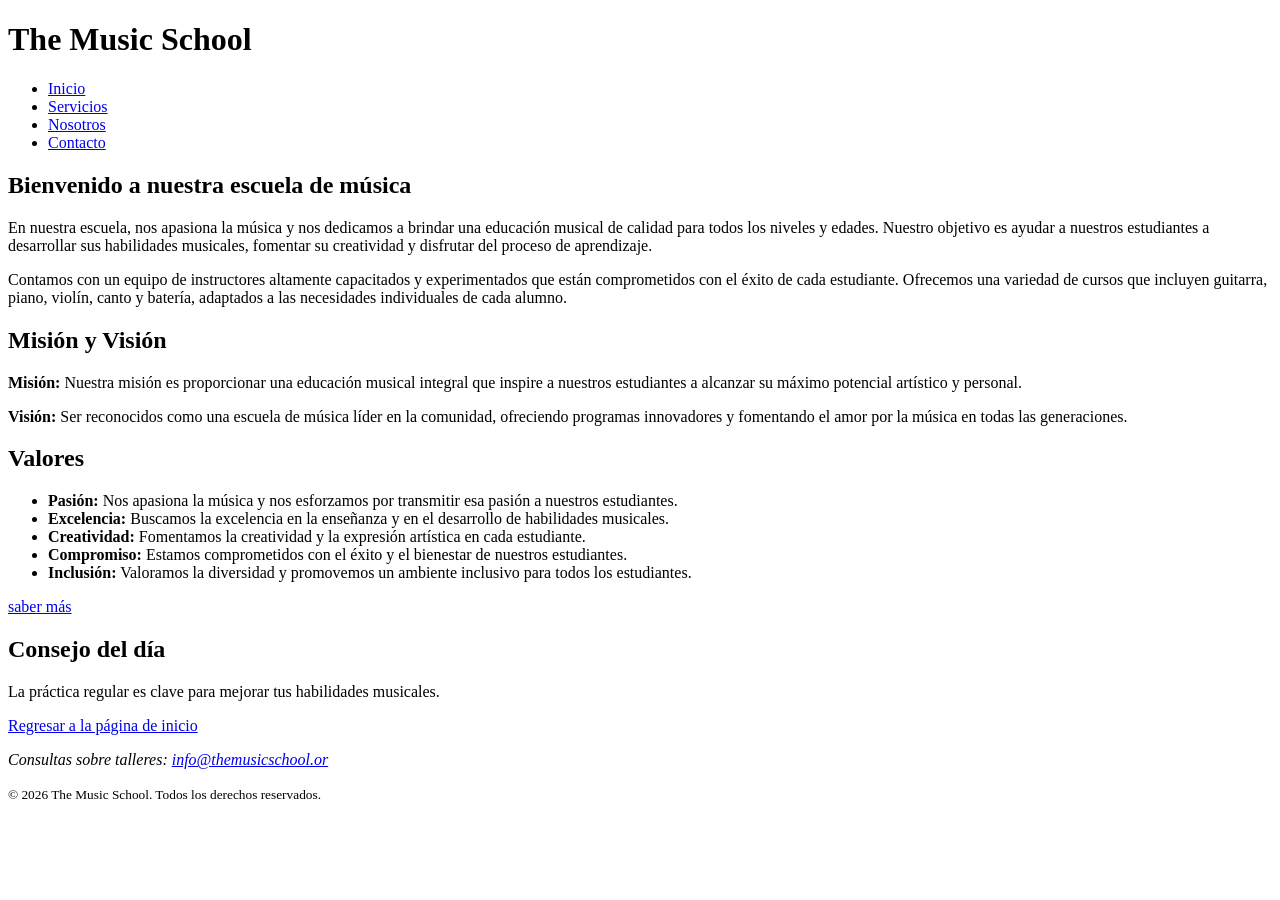
<file: ac1-html/index.html>
<!DOCTYPE html>
<html lang="es">
<head>
    <meta charset="UTF-8">
    <meta name="viewport" content="width=device-width, initial-scale=1.0">
    <meta name="description" content="This is a sample HTML document.">
    <meta name="keywords" content="Escuela de musica, HTML, sample">
    <meta name="author" content="Valery Shanay Mora Acevedo">
    <title>Escuela de Música</title>
</head>
<body>
    <h1>The Music School</h1>
    <nav>
        <ul>
            <li><a href="index.html">Inicio</a></li>
            <li><a href="servicios.html">Servicios</a></li>
            <li><a href="nosotros.html">Nosotros</a></li>
            <li><a href="contacto.html">Contacto</a></li>
        </ul>
    </nav>
    <!--SECION 1-->
    
        <section id="Introdución">
            <h2>Bienvenido a nuestra escuela de música</h2>
            <p>En nuestra escuela, nos apasiona la música y nos dedicamos a brindar una educación musical de calidad para todos los niveles y edades. Nuestro objetivo es ayudar a nuestros estudiantes a desarrollar sus habilidades musicales, fomentar su creatividad y disfrutar del proceso de aprendizaje.</p>
            <p>Contamos con un equipo de instructores altamente capacitados y experimentados que están comprometidos con el éxito de cada estudiante. Ofrecemos una variedad de cursos que incluyen guitarra, piano, violín, canto y batería, adaptados a las necesidades individuales de cada alumno.</p>
        </section>
    
     
         <!--SECION 2-->
          <section id="MisiónyVisión">
            <h2>Misión y Visión</h2>
            <p><strong>Misión:</strong> Nuestra misión es proporcionar una educación musical integral que inspire a nuestros estudiantes a alcanzar su máximo potencial artístico y personal.</p>
            <p><strong>Visión:</strong> Ser reconocidos como una escuela de música líder en la comunidad, ofreciendo programas innovadores y fomentando el amor por la música en todas las generaciones.</p>
            </section>


            <!--SECION 3-->
    <section id="Valores">
        <h2>Valores</h2>
        <ul>
            <li><strong>Pasión:</strong> Nos apasiona la música y nos esforzamos por transmitir esa pasión a nuestros estudiantes.</li>
            <li><strong>Excelencia:</strong> Buscamos la excelencia en la enseñanza y en el desarrollo de habilidades musicales.</li>
            <li><strong>Creatividad:</strong> Fomentamos la creatividad y la expresión artística en cada estudiante.</li>
            <li><strong>Compromiso:</strong> Estamos comprometidos con el éxito y el bienestar de nuestros estudiantes.</li>
            <li><strong>Inclusión:</strong> Valoramos la diversidad y promovemos un ambiente inclusivo para todos los estudiantes.</li>
        </ul>
     </section>
     <p><a href="servicios.html">saber más</a></p>
    
     <aside id="contenidosecundario">
        <h2>Consejo del día</h2>
        <p>La práctica regular es clave para mejorar tus habilidades musicales.</p>
     </aside>


 <p><a href="index.html">Regresar a la página de inicio</a></p>



  <footer id="pie-pagina">
    <address>
      <p>Consultas sobre talleres: <a href="mailto:info@themusicschool.or">info@themusicschool.or</a></p>
    </address>
    <p><small>&copy; 2026 The Music School. Todos los derechos reservados.</small></p>
  </footer>
</body>
</file>
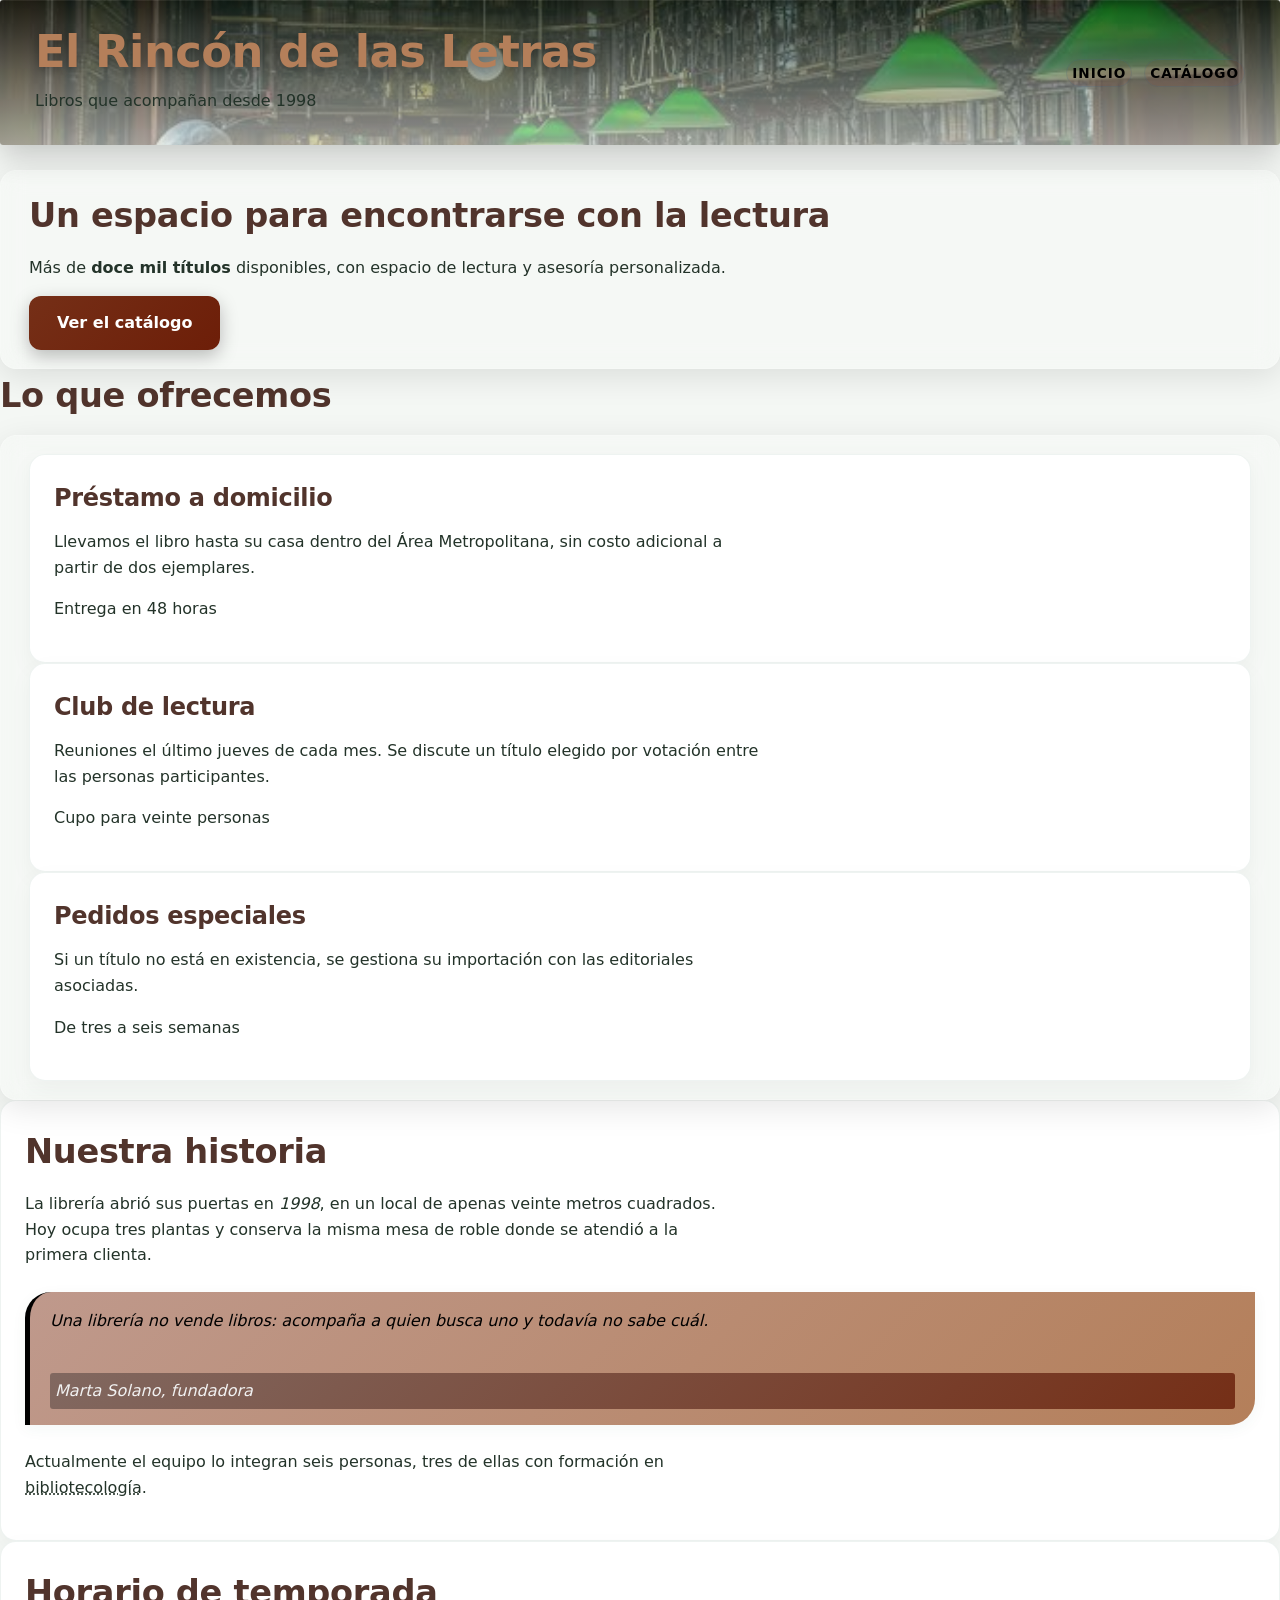
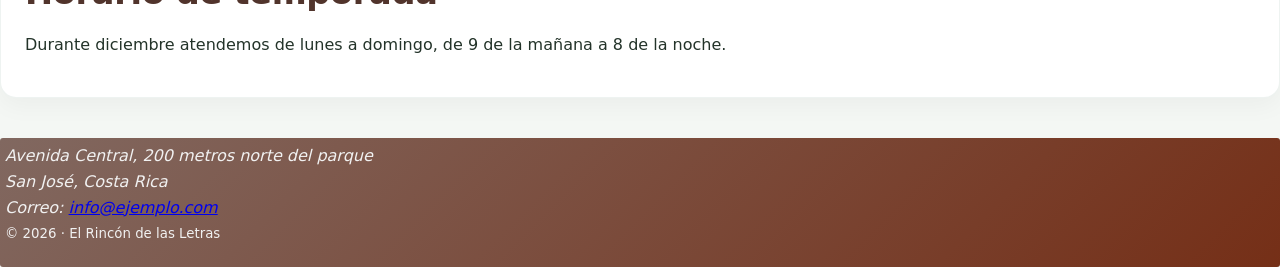
<file: ac2-css/index.html>
<!DOCTYPE html>
<html lang="es">

<head>
  <meta charset="UTF-8">
  <meta name="viewport" content="width=device-width, initial-scale=1.0">
  <meta name="author" content="Escriba aquí su nombre completo">
  <meta name="description" content="Librería El Rincón de las Letras: catálogo, servicios y contacto.">
  <meta name="keywords" content="librería, libros, lectura, catálogo, Costa Rica">

  <title>Inicio | El Rincón de las Letras</title>

  <link rel="icon" href="recursos/favicon.png" type="image/png">
  <link rel="stylesheet" href="css/estilos.css">

  <!--AQUÍ SE ENLAZA LA HOJA DE ESTILOS QUE USTED DEBE CREAR.
       El archivo debe llamarse  css/estilos.css -->

</head>

<body>

  <!--CABECERA-->
  <header id="cabecera">
    <div class="marca">
      <h1>El Rincón de las Letras</h1>
      <p class="lema">Libros que acompañan desde 1998</p>
    </div>

    <nav class="menu-principal">
      <ul>
        <li><a href="index.html" class="enlace-activo">Inicio</a></li>
        <li><a href="catalogo.html">Catálogo</a></li>
      </ul>
    </nav>
  </header>

  <!--CONTENIDO PRINCIPAL-->
  <main id="contenido">

    <!-- Zona de presentación -->
    <section id="portada" class="hero">
      <h2>Un espacio para encontrarse con la lectura</h2>
      <p class="hero-texto">
        Más de <strong>doce mil títulos</strong> disponibles, con espacio
        de lectura y asesoría personalizada.
      </p>
      <a href="catalogo.html" class="boton boton-principal">Ver el catálogo</a>
    </section>

    <!-- Tres bloques para maquetar en fila -->
    <section id="servicios">
      <h2>Lo que ofrecemos</h2>

      <div class="rejilla-servicios">

        <article class="tarjeta">
          <h3>Préstamo a domicilio</h3>
          <p>
            Llevamos el libro hasta su casa dentro del Área Metropolitana,
            sin costo adicional a partir de dos ejemplares.
          </p>
          <p class="tarjeta-pie">Entrega en 48 horas</p>
        </article>

        <article class="tarjeta">
          <h3>Club de lectura</h3>
          <p>
            Reuniones el último jueves de cada mes. Se discute un título
            elegido por votación entre las personas participantes.
          </p>
          <p class="tarjeta-pie">Cupo para veinte personas</p>
        </article>

        <article class="tarjeta">
          <h3>Pedidos especiales</h3>
          <p>
            Si un título no está en existencia, se gestiona su importación
            con las editoriales asociadas.
          </p>
          <p class="tarjeta-pie">De tres a seis semanas</p>
        </article>

      </div>
    </section>

    <!-- Contenido con cita -->
    <section id="historia" class="historia">
      <h2>Nuestra historia</h2>

      <p>
        La librería abrió sus puertas en <em>1998</em>, en un local de
        apenas veinte metros cuadrados. Hoy ocupa tres plantas y conserva
        la misma mesa de roble donde se atendió a la primera clienta.
      </p>

      <blockquote class="cita">
        <p>
          Una librería no vende libros: acompaña a quien busca uno y
          todavía no sabe cuál.
        </p>
        <footer class="cita-autoria">Marta Solano, fundadora</footer>
      </blockquote>

      <p>
        Actualmente el equipo lo integran seis personas, tres de ellas
        con formación en <abbr title="Bibliotecología">bibliotecología</abbr>.
      </p>
    </section>

  </main>

  <!--CONTENIDO SECUNDARIO -->
  <aside id="aviso" class="panel-aviso">
    <h2>Horario de temporada</h2>
    <p>
      Durante diciembre atendemos de lunes a domingo, de 9 de la mañana
      a 8 de la noche.
    </p>
  </aside>

  <!-- PIE -->
  <footer id="pie">
    <div class="pie-contenido">
      <address class="datos-contacto">
        Avenida Central, 200 metros norte del parque<br>
        San José, Costa Rica<br>
        Correo: <a href="mailto:info@ejemplo.com">info@ejemplo.com</a>
      </address>

      <p class="creditos"><small>&copy; 2026 · El Rincón de las Letras</small></p>
    </div>
  </footer>

</body>

</html>
</file>
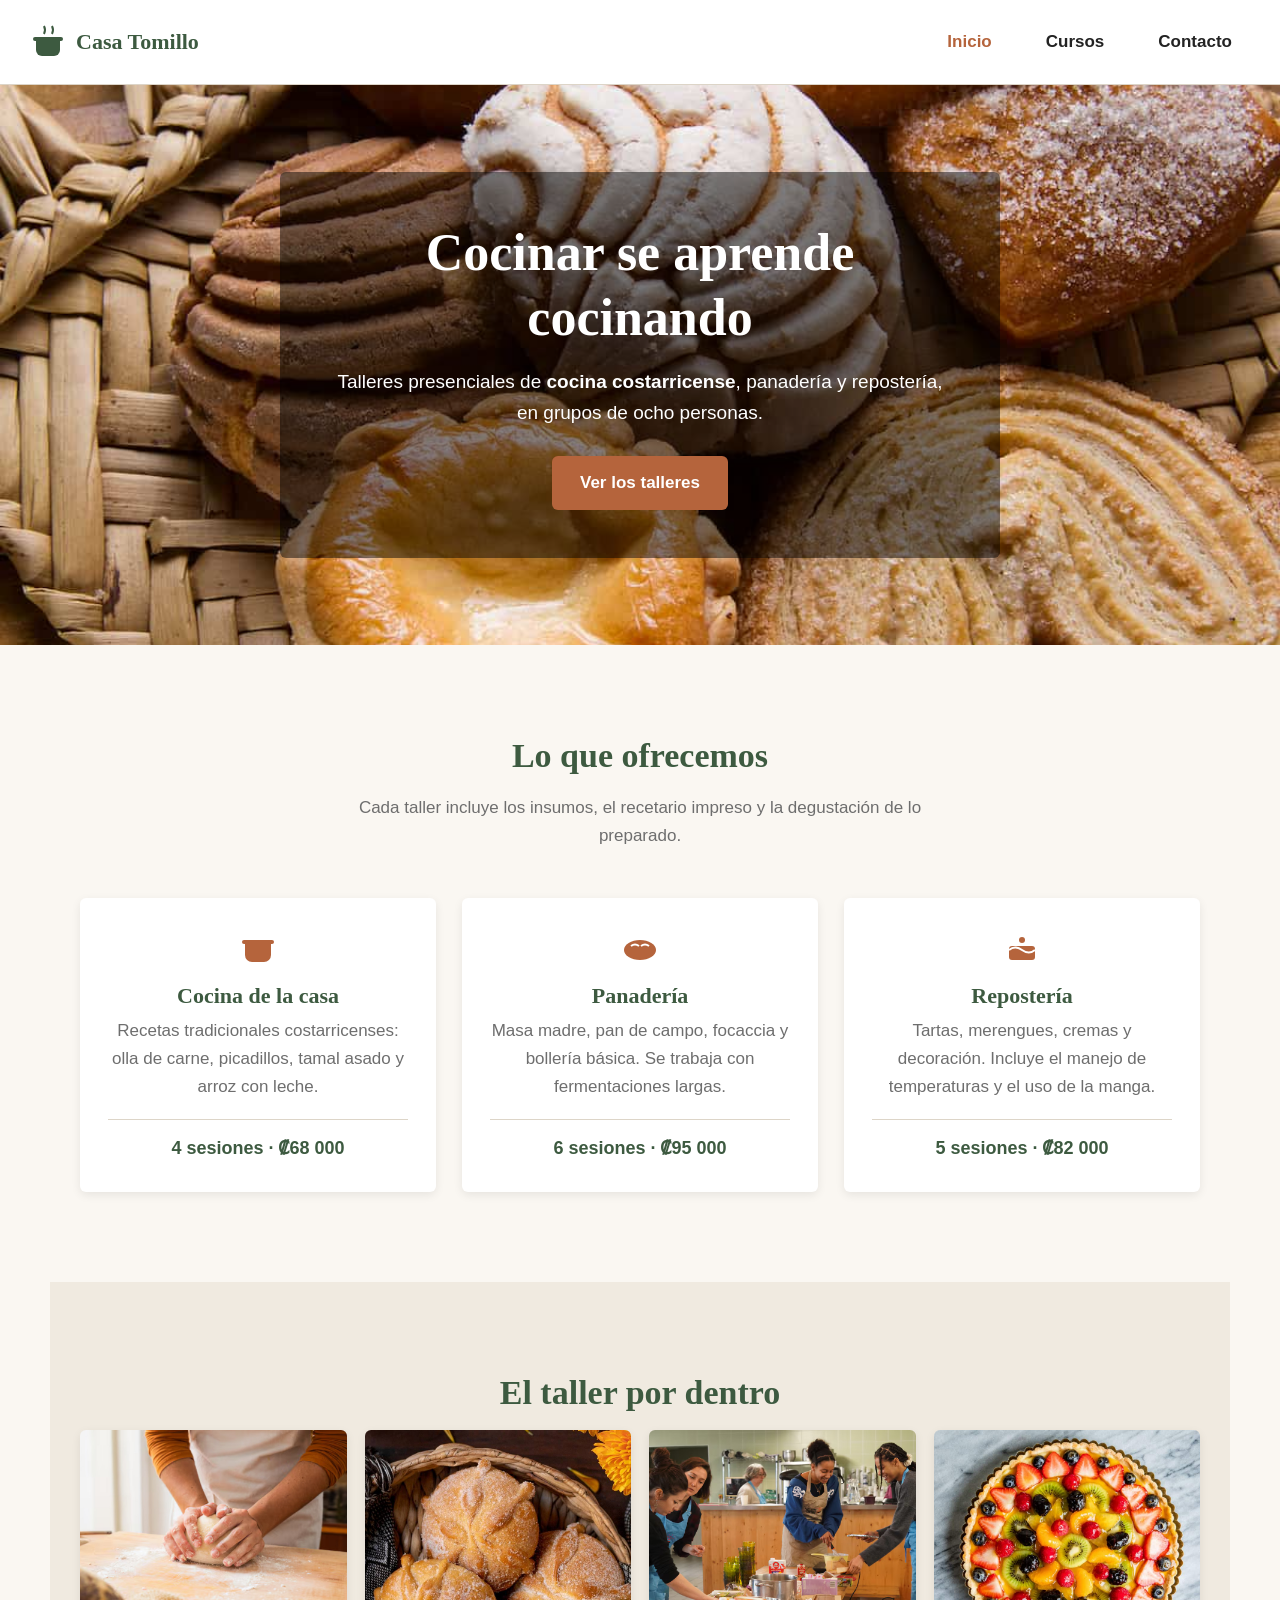
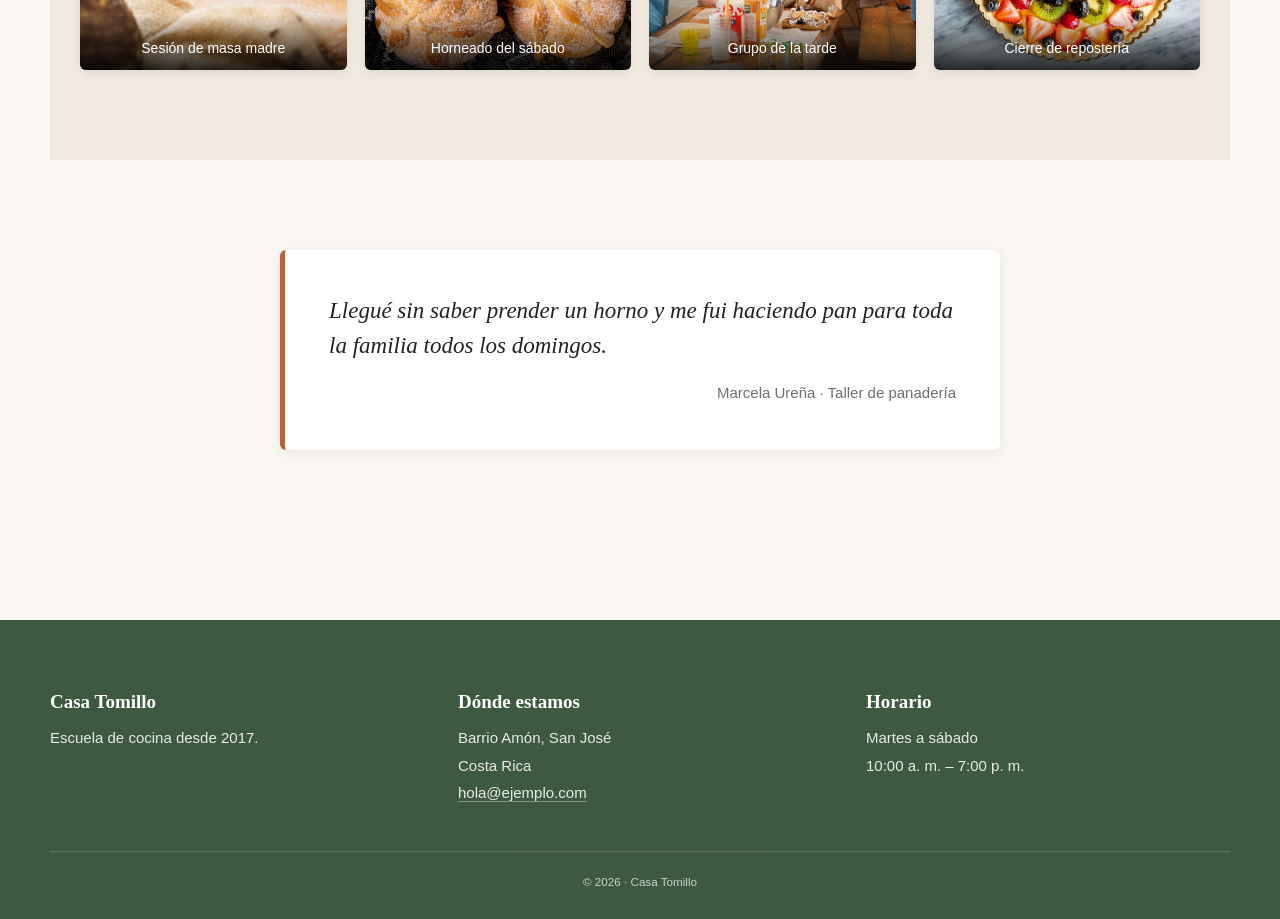
<file: ac3-responsivo/index.html>
<!DOCTYPE html>
<html lang="es">

<head>
  <meta charset="UTF-8">
  <meta name="viewport" content="width=device-width, initial-scale=1.0">
  <meta name="author" content="Valery Mora Acevedo">
  <meta name="description" content="Casa Tomillo: escuela de cocina con talleres presenciales en San José.">
  <meta name="keywords" content="cocina, talleres, escuela, gastronomía, Costa Rica">

  <title>Inicio | Casa Tomillo</title>

  <link rel="icon" href="recursos/favicon.png" type="image/png">
  <link rel="stylesheet" href="css/estilos.css">
</head>

<body>

  <!-- ═══ CABECERA · igual en las tres páginas ═══ -->
  <header id="cabecera" class="cabecera">

    <a href="index.html" class="marca">
      <svg class="marca-icono" width="36" height="36" viewBox="0 0 36 36"
           xmlns="http://www.w3.org/2000/svg" role="img"
           aria-label="Logo de Casa Tomillo: una olla con vapor">
        <path d="M6 16 h24 v10 a6 6 0 0 1 -6 6 h-12 a6 6 0 0 1 -6 -6 z" fill="currentColor"/>
        <rect x="3" y="13" width="30" height="4" rx="2" fill="currentColor"/>
        <path d="M14 10 q2 -4 0 -8" stroke="currentColor" stroke-width="2" fill="none"/>
        <path d="M22 10 q2 -4 0 -8" stroke="currentColor" stroke-width="2" fill="none"/>
      </svg>
      <span class="marca-texto">Casa Tomillo</span>
    </a>
    <input type="checkbox" id="menu-hamburguesa" class="menu-checkbox">
  
  <!-- Label que actúa como botón hamburguesa visual -->
  <label for="menu-hamburguesa" class="menu-toggle" aria-label="Abrir menú">
    <span></span>
    <span></span>
    <span></span>
  </label>

  
    <nav class="navegacion" aria-label="Navegación principal">
      <ul class="menu">
        <button class="menu-toggle" aria-label="Abrir menú de navegación" aria-expanded="false">
    </button>
        <li><a href="index.html" class="menu-enlace activo">Inicio</a></li>
        <li><a href="cursos.html" class="menu-enlace">Cursos</a></li>
        <li><a href="contacto.html" class="menu-enlace">Contacto</a></li>
      </ul>
    </nav>

  </header>

  <main id="contenido">

    <!-- ═══ PORTADA ═══ -->
    <section id="portada" class="portada">
      <div class="portada-caja">
        <h1 class="portada-titulo">Cocinar se aprende cocinando</h1>
        <p class="portada-bajada">
          Talleres presenciales de <strong>cocina costarricense</strong>,
          panadería y repostería, en grupos de ocho personas.
        </p>
        <a href="cursos.html" class="boton boton-principal">Ver los talleres</a>
      </div>
    </section>

    <!-- ═══ TRES PROPUESTAS · maquetadas con Flexbox ═══ -->
    <section id="propuestas" class="seccion">
      <h2 class="seccion-titulo">Lo que ofrecemos</h2>
      <p class="seccion-entrada">
        Cada taller incluye los insumos, el recetario impreso y la degustación
        de lo preparado.
      </p>

      <div class="fila-propuestas">

        <article class="tarjeta">
          <svg class="tarjeta-icono" width="42" height="42" viewBox="0 0 42 42"
               xmlns="http://www.w3.org/2000/svg" role="img" aria-label="Icono de olla">
            <path d="M8 18 h26 v11 a7 7 0 0 1 -7 7 h-12 a7 7 0 0 1 -7 -7 z" fill="currentColor"/>
            <rect x="5" y="14" width="32" height="4" rx="2" fill="currentColor"/>
          </svg>
          <h3 class="tarjeta-titulo">Cocina de la casa</h3>
          <p class="tarjeta-texto">
            Recetas tradicionales costarricenses: olla de carne, picadillos,
            tamal asado y arroz con leche.
          </p>
          <p class="tarjeta-dato">4 sesiones · ₡68 000</p>
        </article>

        <article class="tarjeta">
          <svg class="tarjeta-icono" width="42" height="42" viewBox="0 0 42 42"
               xmlns="http://www.w3.org/2000/svg" role="img" aria-label="Icono de pan">
            <ellipse cx="21" cy="24" rx="16" ry="10" fill="currentColor"/>
            <path d="M12 20 q4 -3 8 0 M22 20 q4 -3 8 0" stroke="#FFFFFF"
                  stroke-width="2" fill="none"/>
          </svg>
          <h3 class="tarjeta-titulo">Panadería</h3>
          <p class="tarjeta-texto">
            Masa madre, pan de campo, focaccia y bollería básica. Se trabaja
            con fermentaciones largas.
          </p>
          <p class="tarjeta-dato">6 sesiones · ₡95 000</p>
        </article>

        <article class="tarjeta">
          <svg class="tarjeta-icono" width="42" height="42" viewBox="0 0 42 42"
               xmlns="http://www.w3.org/2000/svg" role="img" aria-label="Icono de pastel">
            <rect x="8" y="20" width="26" height="14" rx="3" fill="currentColor"/>
            <path d="M8 24 q6 -5 13 0 q7 5 13 0" stroke="#FFFFFF" stroke-width="2" fill="none"/>
            <circle cx="21" cy="14" r="3" fill="currentColor"/>
          </svg>
          <h3 class="tarjeta-titulo">Repostería</h3>
          <p class="tarjeta-texto">
            Tartas, merengues, cremas y decoración. Incluye el manejo de
            temperaturas y el uso de la manga.
          </p>
          <p class="tarjeta-dato">5 sesiones · ₡82 000</p>
        </article>

      </div>
    </section>

    <!-- ═══ GALERÍA · maquetada con Grid ═══ -->
    <section id="galeria" class="seccion seccion-alterna">
      <h2 class="seccion-titulo">El taller por dentro</h2>

      <div class="rejilla-galeria">

        <figure class="pieza">
          <img src="recursos/taller-1.jpg" alt="Manos amasando pan sobre una mesa de madera"
               width="1200" height="800">
          <figcaption class="pieza-pie">Sesión de masa madre</figcaption>
        </figure>

        <figure class="pieza">
          <img src="recursos/taller-2.jpg" alt="Bandeja de panes recién horneados"
               width="1200" height="800">
          <figcaption class="pieza-pie">Horneado del sábado</figcaption>
        </figure>

        <figure class="pieza">
          <img src="recursos/taller-3.jpg" alt="Grupo de participantes cocinando en la mesa central"
               width="1200" height="800">
          <figcaption class="pieza-pie">Grupo de la tarde</figcaption>
        </figure>

        <figure class="pieza">
          <img src="recursos/taller-4.jpg" alt="Detalle de una tarta decorada con frutas"
               width="1200" height="800">
          <figcaption class="pieza-pie">Cierre de repostería</figcaption>
        </figure>

      </div>
    </section>

    <!-- ═══ TESTIMONIO ═══ -->
    <section id="testimonio" class="seccion">
      <blockquote class="cita">
        <p class="cita-texto">
          Llegué sin saber prender un horno y me fui haciendo pan para toda
          la familia todos los domingos.
        </p>
        <footer class="cita-autoria">Marcela Ureña · Taller de panadería</footer>
      </blockquote>
    </section>

  </main>

  <!-- ═══ PIE · igual en las tres páginas ═══ -->
  <footer id="pie" class="pie">
    <div class="pie-columnas">

      <div class="pie-bloque">
        <h2 class="pie-titulo">Casa Tomillo</h2>
        <p class="pie-texto">Escuela de cocina desde 2017.</p>
      </div>

      <div class="pie-bloque">
        <h2 class="pie-titulo">Dónde estamos</h2>
        <address class="pie-datos">
          Barrio Amón, San José<br>
          Costa Rica<br>
          <a href="mailto:hola@ejemplo.com" class="pie-enlace">hola@ejemplo.com</a>
        </address>
      </div>

      <div class="pie-bloque">
        <h2 class="pie-titulo">Horario</h2>
        <p class="pie-texto">
          Martes a sábado<br>
          10:00 a. m. – 7:00 p. m.
        </p>
      </div>

    </div>

    <p class="pie-creditos"><small>&copy; 2026 · Casa Tomillo</small></p>
  </footer>

</body>

</html>
</file>
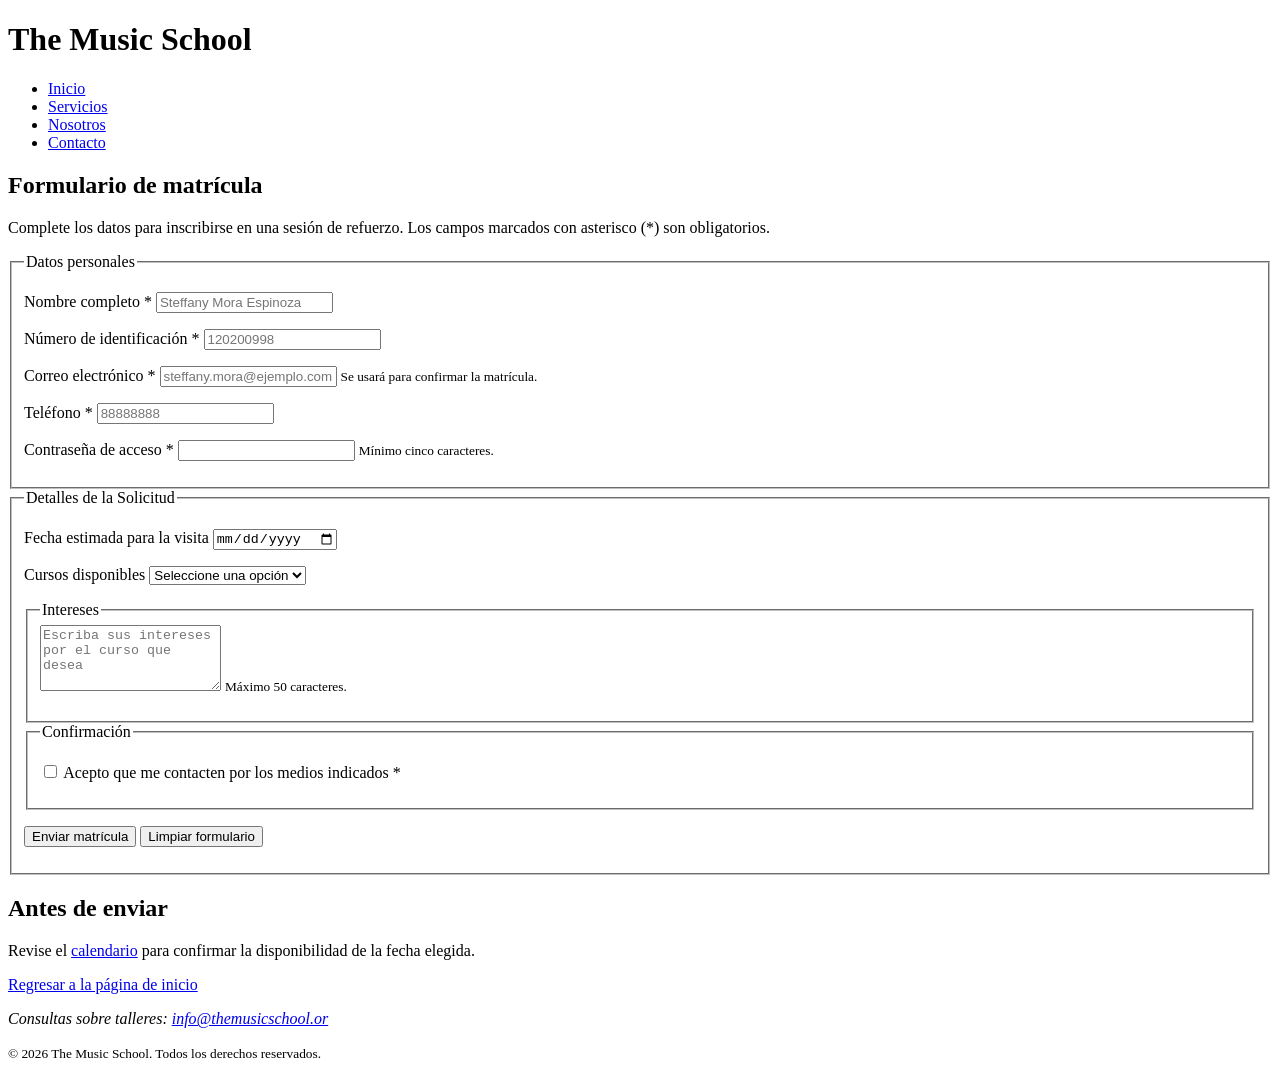
<file: ac1-html/contacto.html>
<!DOCTYPE html>
<html lang="es">
<head>
    <meta charset="UTF-8">
    <meta name="viewport" content="width=device-width, initial-scale=1.0">
    <meta name="description" content="This is a sample HTML document.">
    <meta name="keywords" content="Escuela de musica, HTML, sample">
    <meta name="author" content="Valery Shanay Mora Acevedo">
    <title>Escuela de Música</title>
</head>
<body>
    <h1>The Music School</h1>
    <nav>
        <ul>
            <li><a href="index.html">Inicio</a></li>
            <li><a href="servicios.html">Servicios</a></li>
            <li><a href="nosotros.html">Nosotros</a></li>
            <li><a href="contacto.html">Contacto</a></li>
        </ul>
    </nav>
     
    <main id="contenido">

    <article>
      <h2>Formulario de matrícula</h2>

      <p>
        Complete los datos para inscribirse en una sesión de refuerzo.
        Los campos marcados con asterisco (*) son obligatorios.
      </p>

      <form action="#" method="post">

        <!--  GRUPO 1: DATOS PERSONALES -->
        <fieldset>
          <legend>Datos personales</legend>

          <p>
            <label for="nombre">Nombre completo *</label>
            <input type="text" id="nombre" name="nombre"
                   required minlength="3" maxlength="60"
                   placeholder="Steffany Mora Espinoza">
          </p>

          <p>
            <label for="cedula">Número de identificación *</label>
            <input type="text" id="cedula" name="cedula"
                   required pattern="[0-9]{9}"
                   title="Nueve dígitos, sin guiones ni espacios"
                   placeholder="120200998">
          </p>

          <p>
            <label for="correo">Correo electrónico *</label>
            <input type="email" id="correo" name="correo"
                   required
                   placeholder="steffany.mora@ejemplo.com">
            <small>Se usará para confirmar la matrícula.</small>
          </p>

          <p>
            <label for="telefono">Teléfono *</label>
            <input type="tel" id="telefono" name="telefono"
                   required pattern="[0-9]{8}"
                   title="Ocho dígitos, sin espacios ni guiones"
                   placeholder="88888888">
          </p>

          <p>
            <label for="clave">Contraseña de acceso *</label>
            <input type="password" id="clave" name="clave"
                   required minlength="5">
            <small>Mínimo cinco caracteres.</small>
          </p>
        </fieldset>

              <!-- Grupo 2: Detalles de la Solicitud -->
         <fieldset>
           <legend>Detalles de la Solicitud</legend>

          <p>
            <label for="campo-fecha">Fecha estimada para la visita </label>
            <input type="date" id="campo-fecha" name="fecha_taller">
          </p>

        
       

          <p>
            <label for="unidad">Cursos disponibles</label>
            <select id="unidad" name="unidad">
              <option value="">Seleccione una opción</option>
              <option value="1">Avanzado &mdash; Piano</option>
              <option value="2">Avanzado &mdash; Guitarra</option>
              <option value="3">Avanzado &mdash; Canto</option>
              <option value="4">Avanzado &mdash; Violin</option>
              <option value="5">Avanzado &mdash; Bateria</option>
            </select>
          </p>

      
           <fieldset>
            <legend>Intereses</legend>

            <textarea id="comentarios" name="comentarios"
                      rows="4" maxlength="50"
                      placeholder="Escriba sus intereses por el curso que desea"></textarea>
            <small>Máximo 50 caracteres.</small>
          </p>
        </fieldset>

        <!-- GRUPO 3: CONFIRMACIÓN -->
        <fieldset>
          <legend>Confirmación</legend>

          <p>
            <input type="checkbox" id="acepto" name="acepto" required>
            <label for="acepto">
              Acepto que me contacten por los medios indicados *
            </label>
          </p>
        </fieldset>

        <p>
          <button type="submit">Enviar matrícula</button>
          <button type="reset">Limpiar formulario</button>
        </p>
      </form>
    </article>

    <aside>
      <h2>Antes de enviar</h2>
      <p>
        Revise el <a href="horario.html#calendario">calendario</a> para
        confirmar la disponibilidad de la fecha elegida.
      </p>
    </aside>

    
  


  <p><a href="index.html">Regresar a la página de inicio</a></p>

  <!-- Pie de Página -->
  <footer id="pie-pagina">
    <address>
      <p>Consultas sobre talleres: <a href="mailto:info@themusicschool.or">info@themusicschool.or</a></p>
    </address>
    <p><small>&copy; 2026 The Music School. Todos los derechos reservados.</small></p>
  </footer>




</body>
</html>
</file>
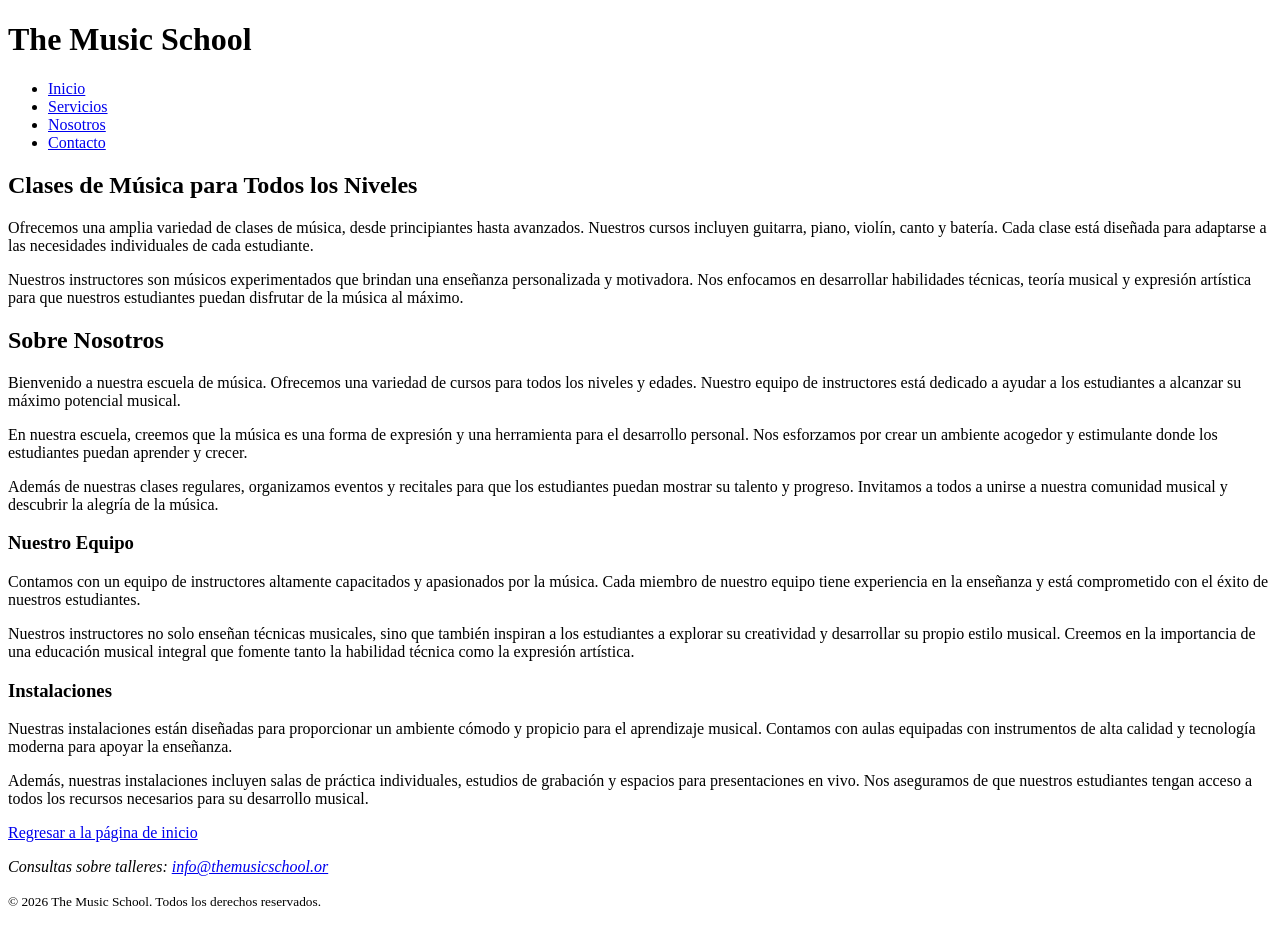
<file: ac1-html/nosotros.html>
<!DOCTYPE html>
<html lang="es">
<head>
    <meta charset="UTF-8">
    <meta name="viewport" content="width=device-width, initial-scale=1.0">
    <meta name="description" content="This is a sample HTML document.">
    <meta name="keywords" content="Escuela de musica, HTML, sample">
    <meta name="author" content="Valery Shanay Mora Acevedo">
    <title>Escuela de Música</title>
</head>
<body>
    <h1>The Music School</h1>
    <nav>
        <ul>
            <li><a href="index.html">Inicio</a></li>
            <li><a href="servicios.html">Servicios</a></li>
            <li><a href="nosotros.html">Nosotros</a></li>
            <li><a href="contacto.html">Contacto</a></li>
        </ul>
    </nav>
   
    <section id="Clasesdemúsica">
        <h2>Clases de Música para Todos los Niveles</h2>
        <p>Ofrecemos una amplia variedad de clases de música, desde principiantes hasta avanzados. Nuestros cursos incluyen guitarra, piano, violín, canto y batería. Cada clase está diseñada para adaptarse a las necesidades individuales de cada estudiante.</p>
        <p>Nuestros instructores son músicos experimentados que brindan una enseñanza personalizada y motivadora. Nos enfocamos en desarrollar habilidades técnicas, teoría musical y expresión artística para que nuestros estudiantes puedan disfrutar de la música al máximo.</p>
    </section>
     
    <section id="nosotros">
        <h2>Sobre Nosotros</h2>
        <p>Bienvenido a nuestra escuela de música. Ofrecemos una variedad de cursos para todos los niveles y edades. Nuestro equipo de instructores está dedicado a ayudar a los estudiantes a alcanzar su máximo potencial musical.</p>
        <p>En nuestra escuela, creemos que la música es una forma de expresión y una herramienta para el desarrollo personal. Nos esforzamos por crear un ambiente acogedor y estimulante donde los estudiantes puedan aprender y crecer.</p>
        <p>Además de nuestras clases regulares, organizamos eventos y recitales para que los estudiantes puedan mostrar su talento y progreso. Invitamos a todos a unirse a nuestra comunidad musical y descubrir la alegría de la música.</p>
    </section>

    <section id="NuestroEquipo">
        <h3>Nuestro Equipo</h3>
        <p>Contamos con un equipo de instructores altamente capacitados y apasionados por la música. Cada miembro de nuestro equipo tiene experiencia en la enseñanza y está comprometido con el éxito de nuestros estudiantes.</p>
        <p>Nuestros instructores no solo enseñan técnicas musicales, sino que también inspiran a los estudiantes a explorar su creatividad y desarrollar su propio estilo musical. Creemos en la importancia de una educación musical integral que fomente tanto la habilidad técnica como la expresión artística.</p>
    </section>

    <section id="Instalaciones">
        <h3>Instalaciones</h3>
        <p>Nuestras instalaciones están diseñadas para proporcionar un ambiente cómodo y propicio para el aprendizaje musical. Contamos con aulas equipadas con instrumentos de alta calidad y tecnología moderna para apoyar la enseñanza.</p>
        <p>Además, nuestras instalaciones incluyen salas de práctica individuales, estudios de grabación y espacios para presentaciones en vivo. Nos aseguramos de que nuestros estudiantes tengan acceso a todos los recursos necesarios para su desarrollo musical.</p>

    </section>
      


    <p><a href="index.html">Regresar a la página de inicio</a></p>

<footer id="pie-pagina">
    <address>
      <p>Consultas sobre talleres: <a href="mailto:info@themusicschool.or">info@themusicschool.or</a></p>
    </address>
    <p><small>&copy; 2026 The Music School. Todos los derechos reservados.</small></p>
  </footer>
</body>
</html>
</file>
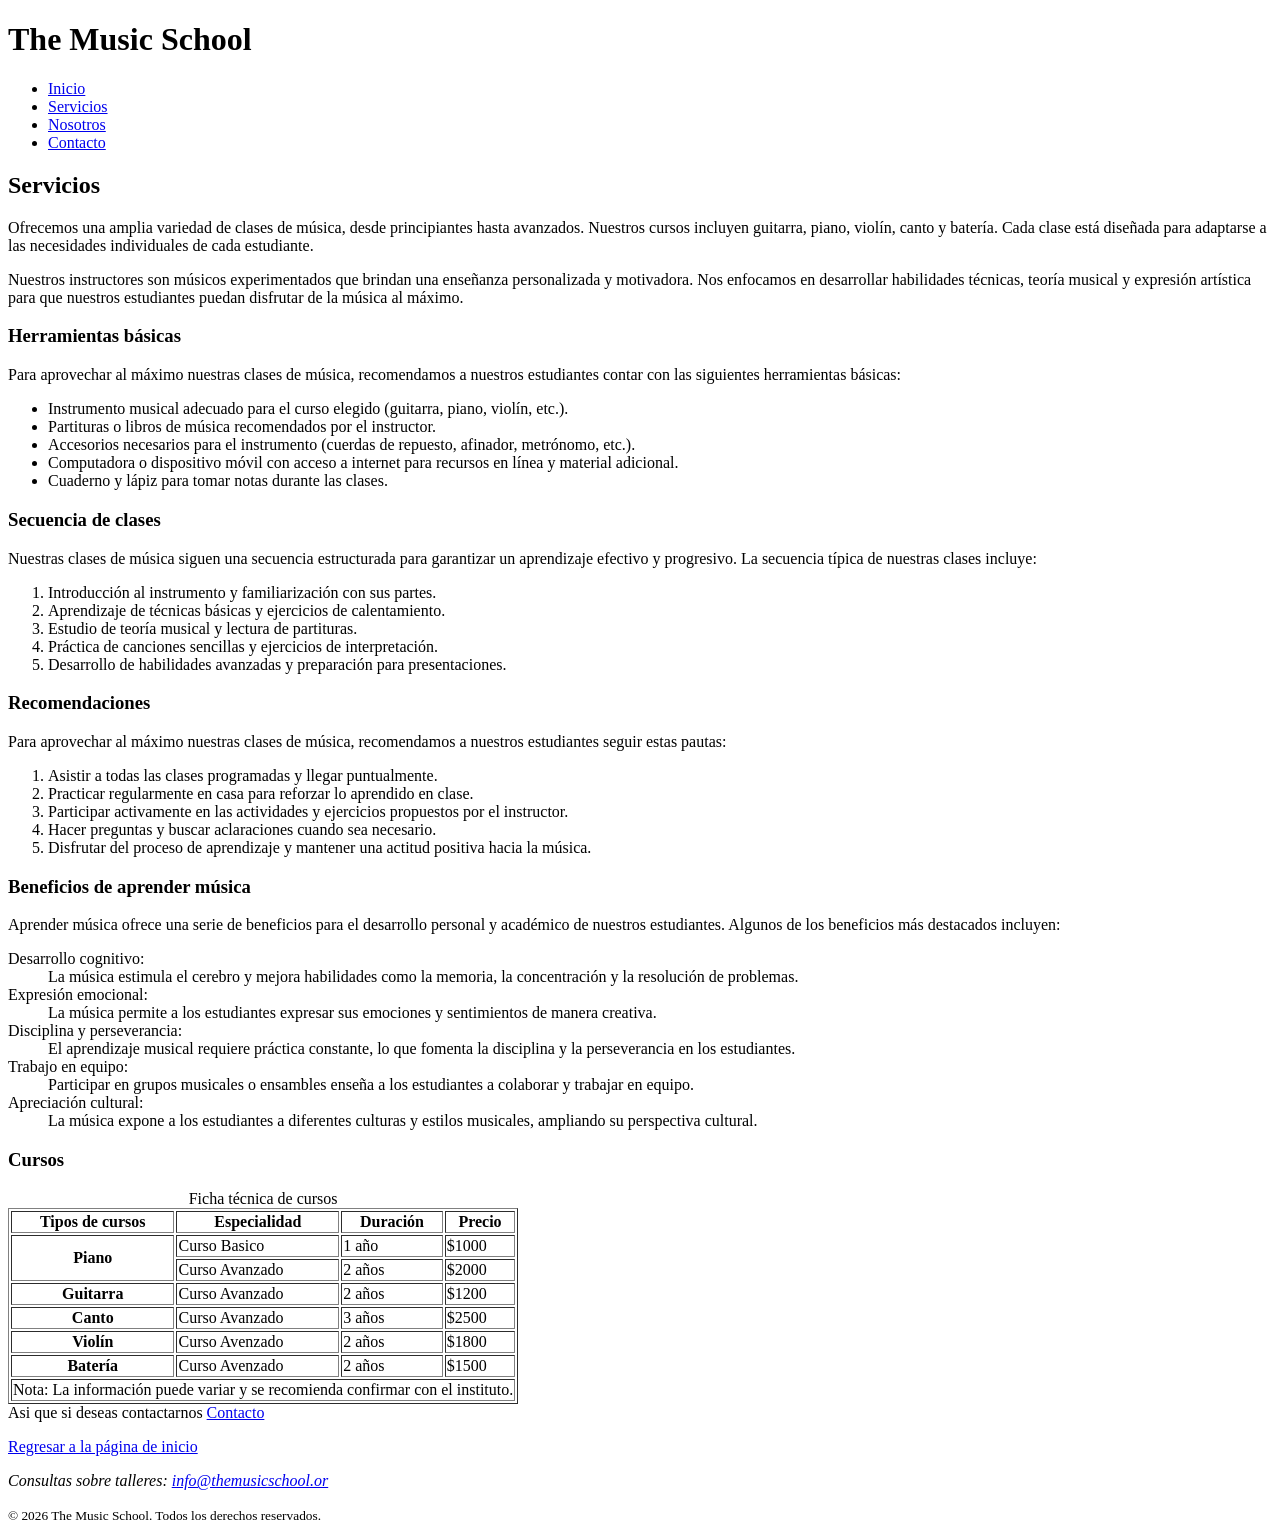
<file: ac1-html/servicios.html>
<!DOCTYPE html>
<html lang="es">
<head>
    <meta charset="UTF-8">
    <meta name="viewport" content="width=device-width, initial-scale=1.0">
    <meta name="description" content="This is a sample HTML document.">
    <meta name="keywords" content="Escuela de musica, HTML, sample">
    <meta name="author" content="Valery Shanay Mora Acevedo">
    <title>Escuela de Música</title>
</head>
<body>
    <h1>The Music School</h1>

    <nav>
        <ul>
            <li><a href="index.html">Inicio</a></li>
            <li><a href="servicios.html">Servicios</a></li>
            <li><a href="nosotros.html">Nosotros</a></li>
            <li><a href="contacto.html">Contacto</a></li>
        </ul>
    </nav>
     <!--PAGINA DE SERVICIOS, DONDE SE MUESTRAN LOS CURSOS DISPONIBLES-->

    <h2>Servicios</h2>

    <p>Ofrecemos una amplia variedad de clases de música, desde principiantes hasta avanzados. Nuestros cursos incluyen guitarra, piano, violín, canto y batería. Cada clase está diseñada para adaptarse a las necesidades individuales de cada estudiante.</p>
    <p>Nuestros instructores son músicos experimentados que brindan una enseñanza personalizada y motivadora. Nos enfocamos en desarrollar habilidades técnicas, teoría musical y expresión artística para que nuestros estudiantes puedan disfrutar de la música al máximo.</p>    
   <!--lista desordenada-->
    <section id="Herramientasbasicas">
        <h3>Herramientas básicas</h3>
        <p>Para aprovechar al máximo nuestras clases de música, recomendamos a nuestros estudiantes contar con las siguientes herramientas básicas:</p>
        <ul>
            <li>Instrumento musical adecuado para el curso elegido (guitarra, piano, violín, etc.).</li>
            <li>Partituras o libros de música recomendados por el instructor.</li>
            <li>Accesorios necesarios para el instrumento (cuerdas de repuesto, afinador, metrónomo, etc.).</li>
            <li>Computadora o dispositivo móvil con acceso a internet para recursos en línea y material adicional.</li>
            <li>Cuaderno y lápiz para tomar notas durante las clases.</li>
        </ul>
    </section>
   <!--lista ordenada-->
    <section id="Secuenciadeclases">
        <h3>Secuencia de clases</h3>
        <p>Nuestras clases de música siguen una secuencia estructurada para garantizar un aprendizaje efectivo y progresivo. La secuencia típica de nuestras clases incluye:</p>
        <ol>
            <li>Introducción al instrumento y familiarización con sus partes.</li>
            <li>Aprendizaje de técnicas básicas y ejercicios de calentamiento.</li>
            <li>Estudio de teoría musical y lectura de partituras.</li>
            <li>Práctica de canciones sencillas y ejercicios de interpretación.</li>
            <li>Desarrollo de habilidades avanzadas y preparación para presentaciones.</li>
        </ol>
    </section>

  <!--lista ordenada con atributos y valores-->
  <section id="Recomendaciones">
        <h3>Recomendaciones</h3>
        <p>Para aprovechar al máximo nuestras clases de música, recomendamos a nuestros estudiantes seguir estas pautas:</p>
        <ol>
            <li>Asistir a todas las clases programadas y llegar puntualmente.</li>
            <li>Practicar regularmente en casa para reforzar lo aprendido en clase.</li>
            <li>Participar activamente en las actividades y ejercicios propuestos por el instructor.</li>
            <li>Hacer preguntas y buscar aclaraciones cuando sea necesario.</li>
            <li>Disfrutar del proceso de aprendizaje y mantener una actitud positiva hacia la música.</li>
        </ol>
    </section>
     <!--lista descriptiva-->
    <section id="Beneficios">
        <h3>Beneficios de aprender música</h3>
        <p>Aprender música ofrece una serie de beneficios para el desarrollo personal y académico de nuestros estudiantes. Algunos de los beneficios más destacados incluyen:</p>
        <dl>
            <dt>Desarrollo cognitivo:</dt>
            <dd>La música estimula el cerebro y mejora habilidades como la memoria, la concentración y la resolución de problemas.</dd>

            <dt>Expresión emocional:</dt>
            <dd>La música permite a los estudiantes expresar sus emociones y sentimientos de manera creativa.</dd>

            <dt>Disciplina y perseverancia:</dt>
            <dd>El aprendizaje musical requiere práctica constante, lo que fomenta la disciplina y la perseverancia en los estudiantes.</dd>

            <dt>Trabajo en equipo:</dt>
            <dd>Participar en grupos musicales o ensambles enseña a los estudiantes a colaborar y trabajar en equipo.</dd>

            <dt>Apreciación cultural:</dt>
            <dd>La música expone a los estudiantes a diferentes culturas y estilos musicales, ampliando su perspectiva cultural.</dd>
        </dl>
    </section>
    
 <section id="Servicios">
      <h3>Cursos</h3>
      <table border="1">
        <caption>Ficha técnica de cursos</caption>
        <thead>
          <tr>
            <th scope="col">Tipos de cursos</th>
            <th scope="col">Especialidad</th>
            <th scope="col">Duración</th>
            <th scope="col">Precio</th>
          </tr>
        </thead>
        <tbody>
          <tr>
            <th scope="row" rowspan="2">Piano</th>
            <td>Curso Basico</td>
            <td>1 año</td>
            <td>$1000</td>
          </tr>
          <tr>
            <td>Curso Avanzado</td>
            <td>2 años</td>
            <td>$2000</td>
          </tr>
          <tr>
            <th scope="row">Guitarra</th>
            
            <td>Curso Avanzado</td>
            <td>2 años</td>
            <td>$1200</td>
          </tr>
          <tr>
            <th scope="row">Canto</th>
            <td>Curso Avanzado</td>
            <td>3 años</td>
            <td>$2500</td>
          </tr>
          <tr>
            <th scope="row">Violín</th>
            <td>Curso Avenzado</td>
            <td>2 años</td>
            <td>$1800</td>
          </tr>
            <tr>
                <th scope="row">Batería</th>
                <td>Curso Avenzado</td>
                <td>2 años</td>
                <td>$1500</td>
          </tr>
        </tbody>
        <tfoot>
          <tr>
            <td colspan="4">Nota: La información puede variar y se recomienda confirmar con el instituto.</td>
          </tr>
        </tfoot>
      </table>
    </section>

    
    
     Asi que si deseas contactarnos <a href="contacto.html">Contacto</a>

     <p><a href="index.html">Regresar a la página de inicio</a></p>
   
   <footer id="pie-pagina">
    <address>
      <p>Consultas sobre talleres: <a href="mailto:info@themusicschool.or">info@themusicschool.or</a></p>
    </address>
    <p><small>&copy; 2026 The Music School. Todos los derechos reservados.</small></p>
  </footer>
</body> 
</html>
</file>
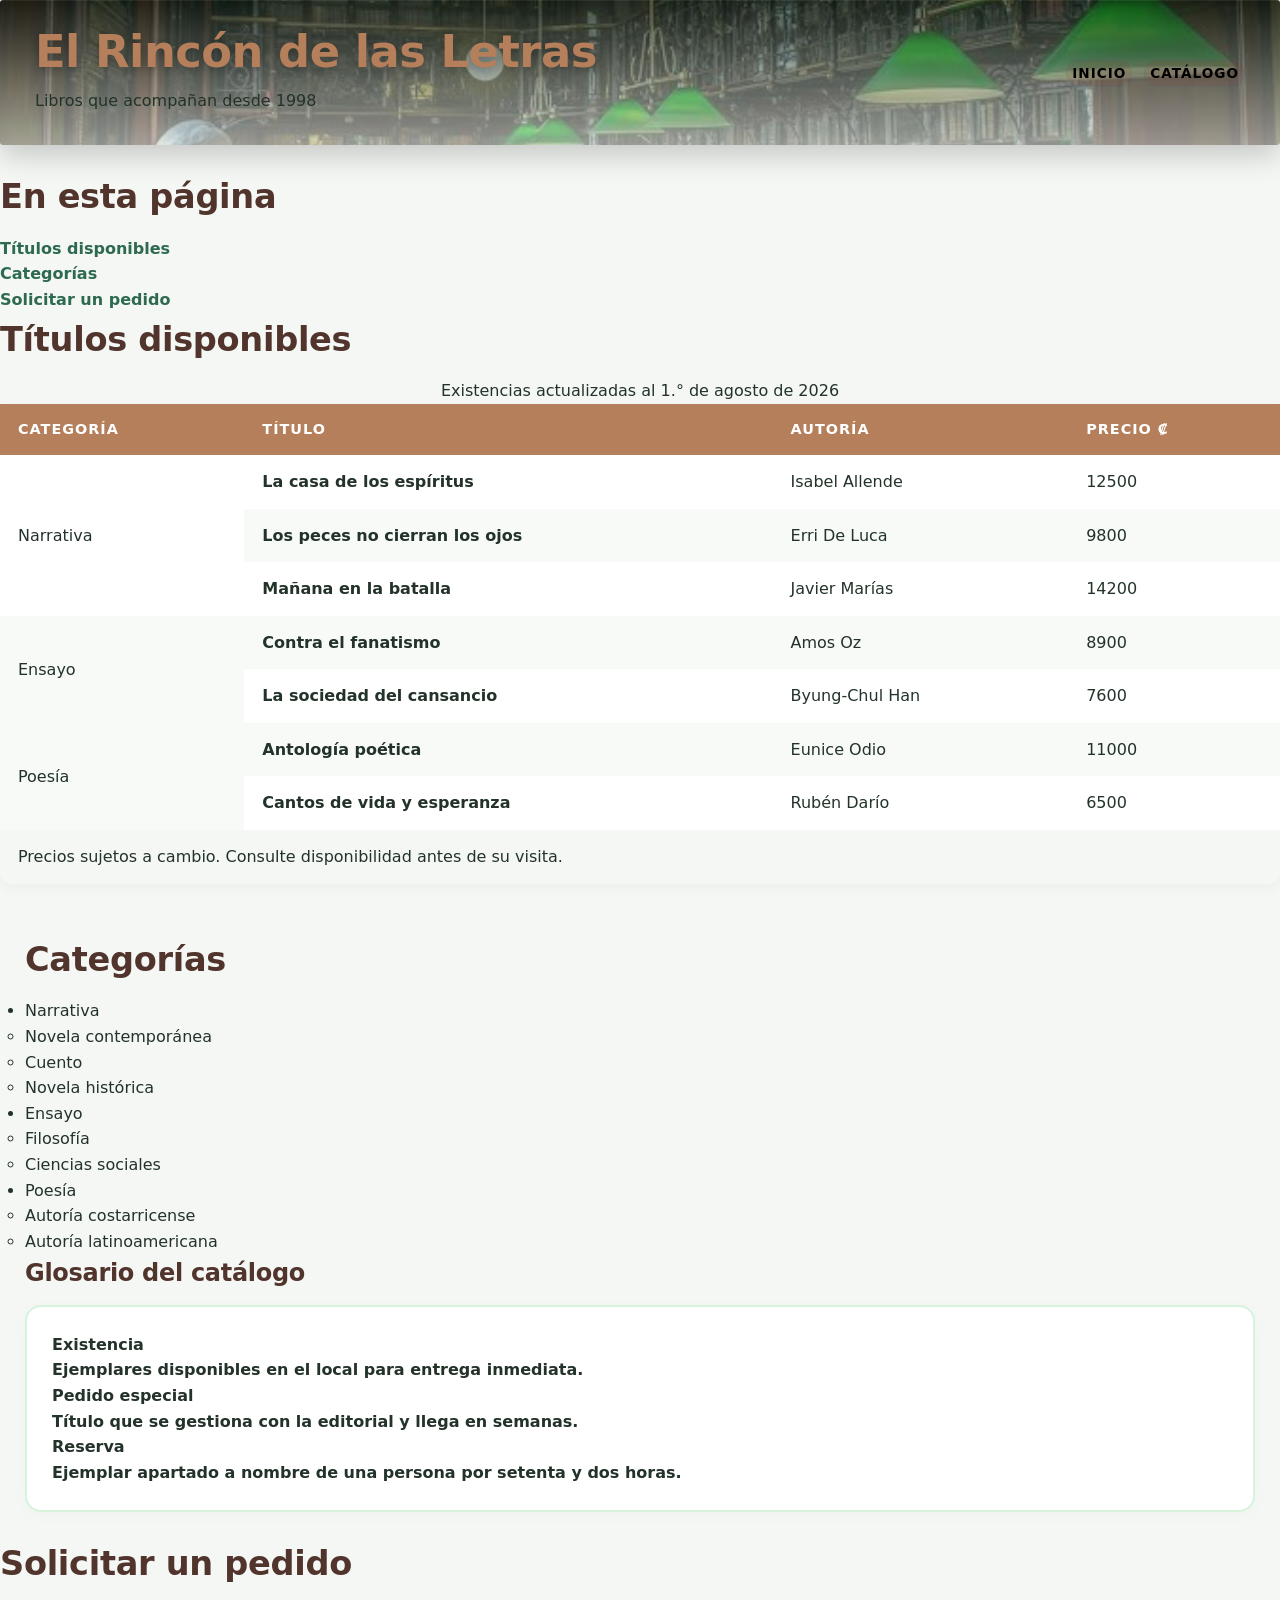
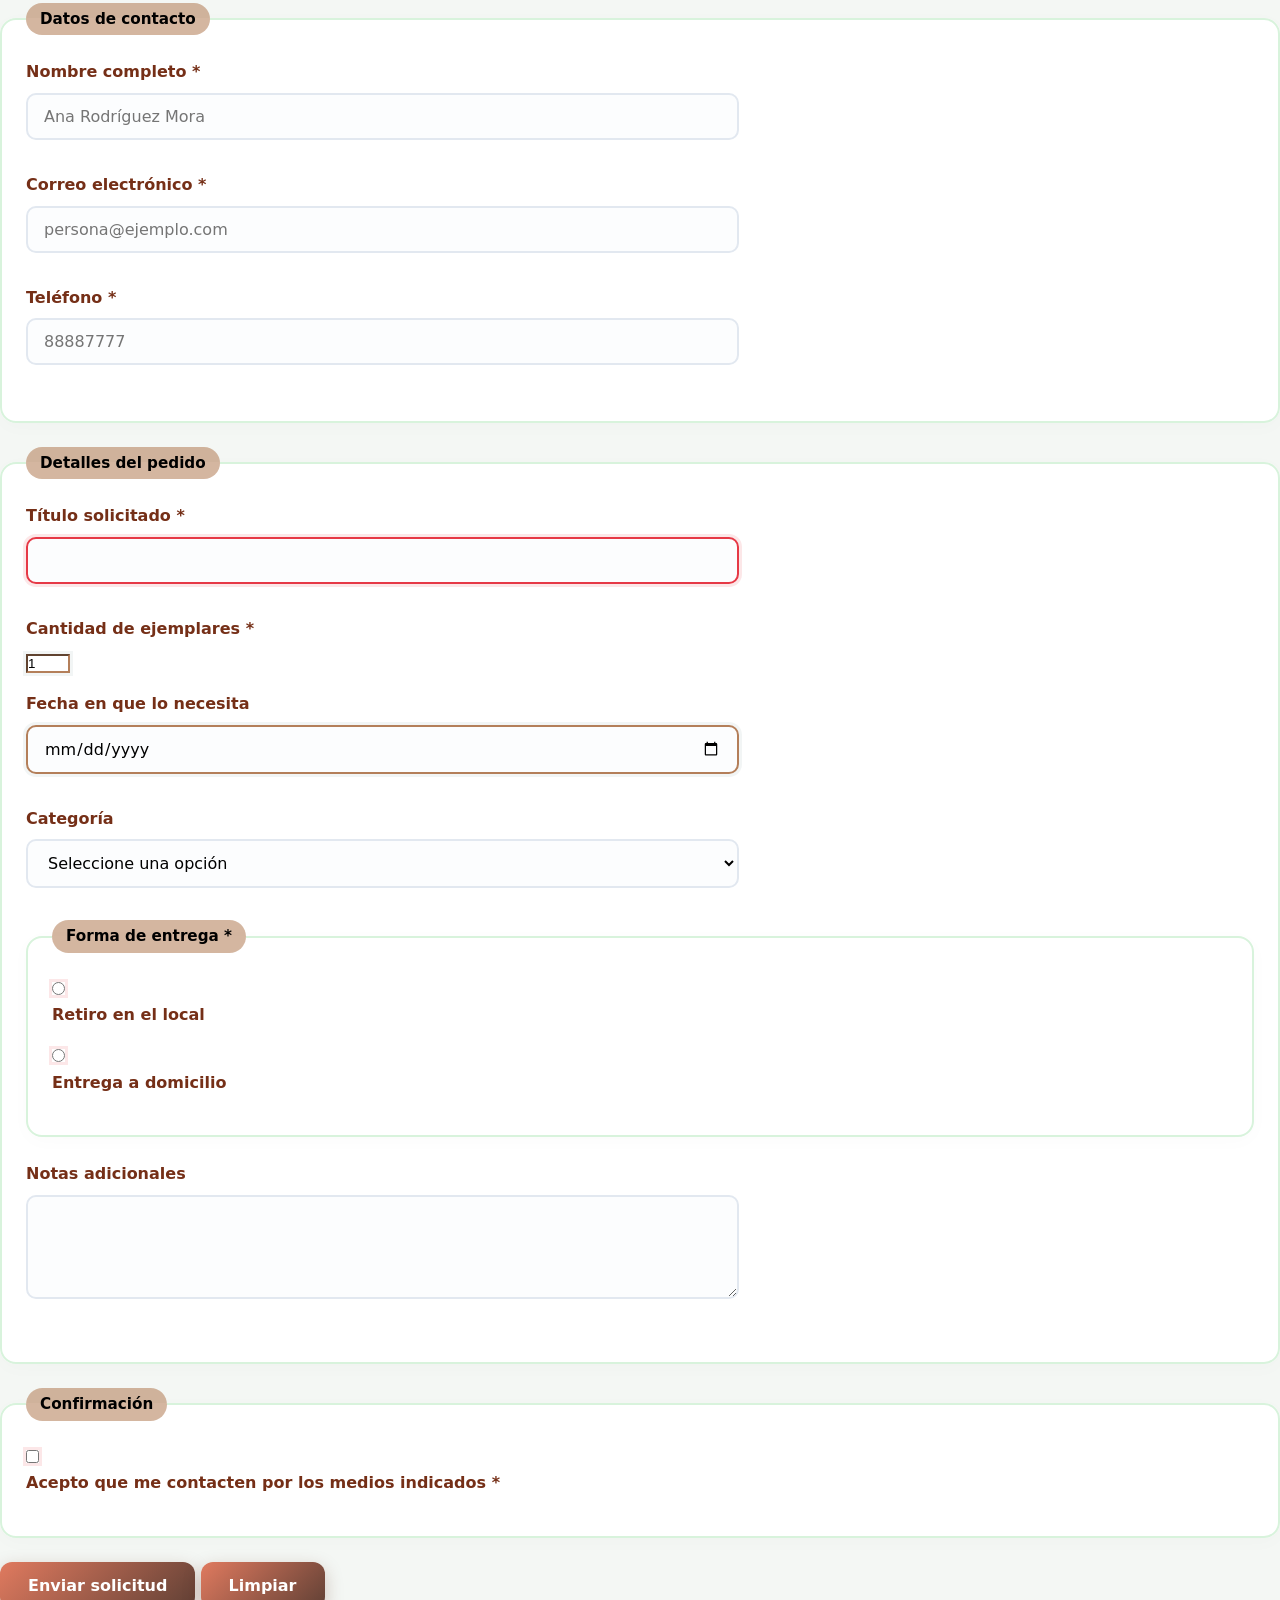
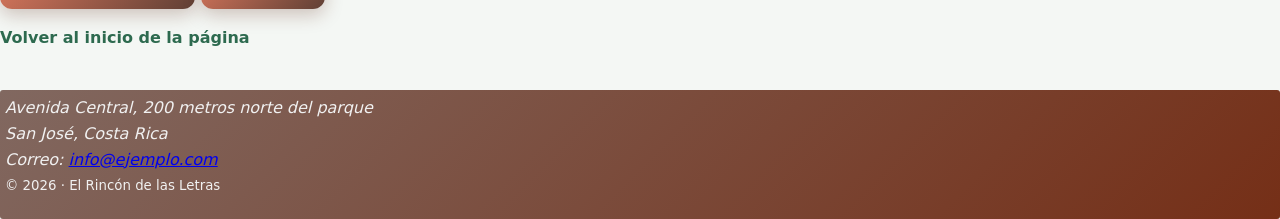
<file: ac2-css/catalogo.html>
<!DOCTYPE html>
<html lang="es">

<head>
  <meta charset="UTF-8">
  <meta name="viewport" content="width=device-width, initial-scale=1.0">
  <meta name="author" content="Escriba aquí su nombre completo">
  <meta name="description" content="Catálogo de títulos disponibles y formulario de pedido.">
  <meta name="keywords" content="catálogo, libros, pedido, librería">

  <title>Catálogo | El Rincón de las Letras</title>

  <link rel="icon" href="recursos/favicon.png" type="image/png">
  <link rel="stylesheet" href="css/estilos.css">

  <!--AQUÍ SE ENLAZA LA HOJA DE ESTILOS QUE USTED DEBE CREAR.
       El archivo debe llamarse  css/estilos.css -->

</head>

<body>

  <!--CABECERA · idéntica a la de index.html-->
  <header id="cabecera">
    <div class="marca">
      <h1>El Rincón de las Letras</h1>
      <p class="lema">Libros que acompañan desde 1998</p>
    </div>

    <nav class="menu-principal">
      <ul>
        <li><a href="index.html">Inicio</a></li>
        <li><a href="catalogo.html" class="enlace-activo">Catálogo</a></li>
      </ul>
    </nav>
  </header>

  <!--CONTENIDO PRINCIPAL-->
  <main id="contenido">

    <!-- Índice interno con anclas -->
    <nav class="indice">
      <h2>En esta página</h2>
      <ul>
        <li><a href="#existencias">Títulos disponibles</a></li>
        <li><a href="#categorias">Categorías</a></li>
        <li><a href="#pedido">Solicitar un pedido</a></li>
      </ul>
    </nav>

    <!-- LA TABLA -->
    <section id="existencias">
      <h2>Títulos disponibles</h2>

      <table class="tabla-catalogo">
        <caption>Existencias actualizadas al 1.° de agosto de 2026</caption>

        <thead>
          <tr>
            <th scope="col">Categoría</th>
            <th scope="col">Título</th>
            <th scope="col">Autoría</th>
            <th scope="col">Precio ₡</th>
          </tr>
        </thead>

        <tbody>
          <tr>
            <td rowspan="3">Narrativa</td>
            <th scope="row">La casa de los espíritus</th>
            <td>Isabel Allende</td>
            <td>12500</td>
          </tr>
          <tr>
            <th scope="row">Los peces no cierran los ojos</th>
            <td>Erri De Luca</td>
            <td>9800</td>
          </tr>
          <tr>
            <th scope="row">Mañana en la batalla</th>
            <td>Javier Marías</td>
            <td>14200</td>
          </tr>

          <tr>
            <td rowspan="2">Ensayo</td>
            <th scope="row">Contra el fanatismo</th>
            <td>Amos Oz</td>
            <td>8900</td>
          </tr>
          <tr>
            <th scope="row">La sociedad del cansancio</th>
            <td>Byung-Chul Han</td>
            <td>7600</td>
          </tr>

          <tr>
            <td rowspan="2">Poesía</td>
            <th scope="row">Antología poética</th>
            <td>Eunice Odio</td>
            <td>11000</td>
          </tr>
          <tr>
            <th scope="row">Cantos de vida y esperanza</th>
            <td>Rubén Darío</td>
            <td>6500</td>
          </tr>
        </tbody>

        <tfoot>
          <tr>
            <td colspan="4">
              Precios sujetos a cambio. Consulte disponibilidad antes de su visita.
            </td>
          </tr>
        </tfoot>
      </table>
    </section>

    <!-- LISTAS -->
    <section id="categorias" class="categorias">
      <h2>Categorías</h2>

      <ul class="lista-categorias">
        <li>Narrativa
          <ul>
            <li>Novela contemporánea</li>
            <li>Cuento</li>
            <li>Novela histórica</li>
          </ul>
        </li>
        <li>Ensayo
          <ul>
            <li>Filosofía</li>
            <li>Ciencias sociales</li>
          </ul>
        </li>
        <li>Poesía
          <ul>
            <li>Autoría costarricense</li>
            <li>Autoría latinoamericana</li>
          </ul>
        </li>
      </ul>

      <h3>Glosario del catálogo</h3>
      <dl class="glosario">
        <dt>Existencia</dt>
        <dd>Ejemplares disponibles en el local para entrega inmediata.</dd>

        <dt>Pedido especial</dt>
        <dd>Título que se gestiona con la editorial y llega en semanas.</dd>

        <dt>Reserva</dt>
        <dd>Ejemplar apartado a nombre de una persona por setenta y dos horas.</dd>
      </dl>
    </section>

    <!-- EL FORMULARIO -->
    <section id="pedido">
      <h2>Solicitar un pedido</h2>

      <form action="#" method="post" class="formulario-pedido">

        <fieldset class="grupo-campos">
          <legend>Datos de contacto</legend>

          <p class="campo">
            <label for="nombre">Nombre completo *</label>
            <input type="text" id="nombre" name="nombre"
                   required minlength="3" maxlength="60"
                   placeholder="Ana Rodríguez Mora">
          </p>

          <p class="campo">
            <label for="correo">Correo electrónico *</label>
            <input type="email" id="correo" name="correo" required
                   placeholder="persona@ejemplo.com">
          </p>

          <p class="campo">
            <label for="telefono">Teléfono *</label>
            <input type="tel" id="telefono" name="telefono"
                   required pattern="[0-9]{8}"
                   title="Ocho dígitos, sin espacios ni guiones"
                   placeholder="88887777">
          </p>
        </fieldset>

        <fieldset class="grupo-campos">
          <legend>Detalles del pedido</legend>

          <p class="campo">
            <label for="titulo">Título solicitado *</label>
            <input type="text" id="titulo" name="titulo" required>
          </p>

          <p class="campo">
            <label for="cantidad">Cantidad de ejemplares *</label>
            <input type="number" id="cantidad" name="cantidad"
                   required min="1" max="10" step="1" value="1">
          </p>

          <p class="campo">
            <label for="fecha">Fecha en que lo necesita</label>
            <input type="date" id="fecha" name="fecha">
          </p>

          <p class="campo">
            <label for="categoria">Categoría</label>
            <select id="categoria" name="categoria">
              <option value="">Seleccione una opción</option>
              <option value="narrativa">Narrativa</option>
              <option value="ensayo">Ensayo</option>
              <option value="poesia">Poesía</option>
              <option value="otra">Otra</option>
            </select>
          </p>

          <fieldset class="grupo-opciones">
            <legend>Forma de entrega *</legend>
            <p class="opcion">
              <input type="radio" id="local" name="entrega" value="local" required>
              <label for="local">Retiro en el local</label>
            </p>
            <p class="opcion">
              <input type="radio" id="domicilio" name="entrega" value="domicilio">
              <label for="domicilio">Entrega a domicilio</label>
            </p>
          </fieldset>

          <p class="campo">
            <label for="notas">Notas adicionales</label>
            <textarea id="notas" name="notas" rows="4" maxlength="300"></textarea>
          </p>
        </fieldset>

        <fieldset class="grupo-campos">
          <legend>Confirmación</legend>
          <p class="opcion">
            <input type="checkbox" id="acepto" name="acepto" required>
            <label for="acepto">Acepto que me contacten por los medios indicados *</label>
          </p>
        </fieldset>

        <p class="grupo-botones">
          <button type="submit" class="boton boton-secundario">Enviar solicitud</button>
          <button type="reset" class="boton boton-secundario">Limpiar</button>
        </p>

      </form>
    </section>

    <p class="volver"><a href="#cabecera">Volver al inicio de la página</a></p>

  </main>

  <!-- PIE · idéntico al de index.html -->
  <footer id="pie">
    <div class="pie-contenido">
      <address class="datos-contacto">
        Avenida Central, 200 metros norte del parque<br>
        San José, Costa Rica<br>
        Correo: <a href="mailto:info@ejemplo.com">info@ejemplo.com</a>
      </address>

      <p class="creditos"><small>&copy; 2026 · El Rincón de las Letras</small></p>
    </div>
  </footer>

</body>

</html>
</file>
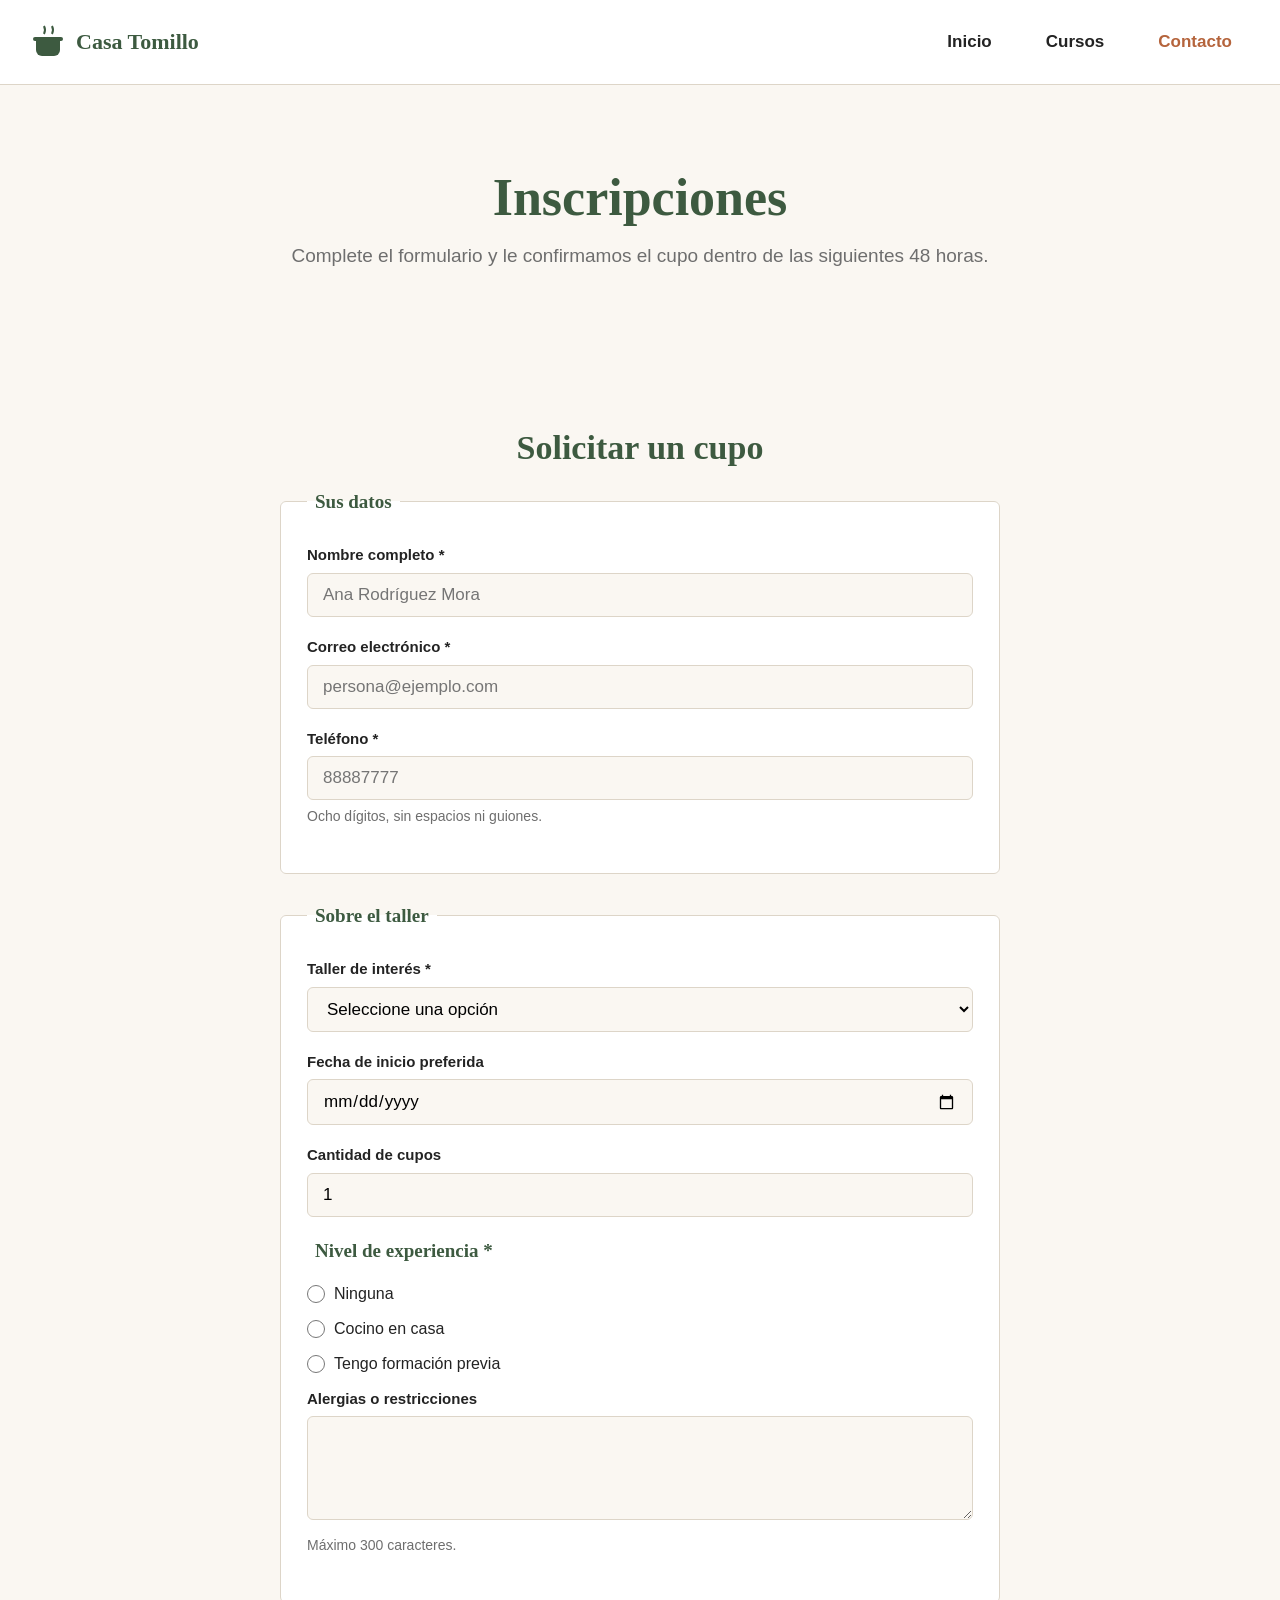
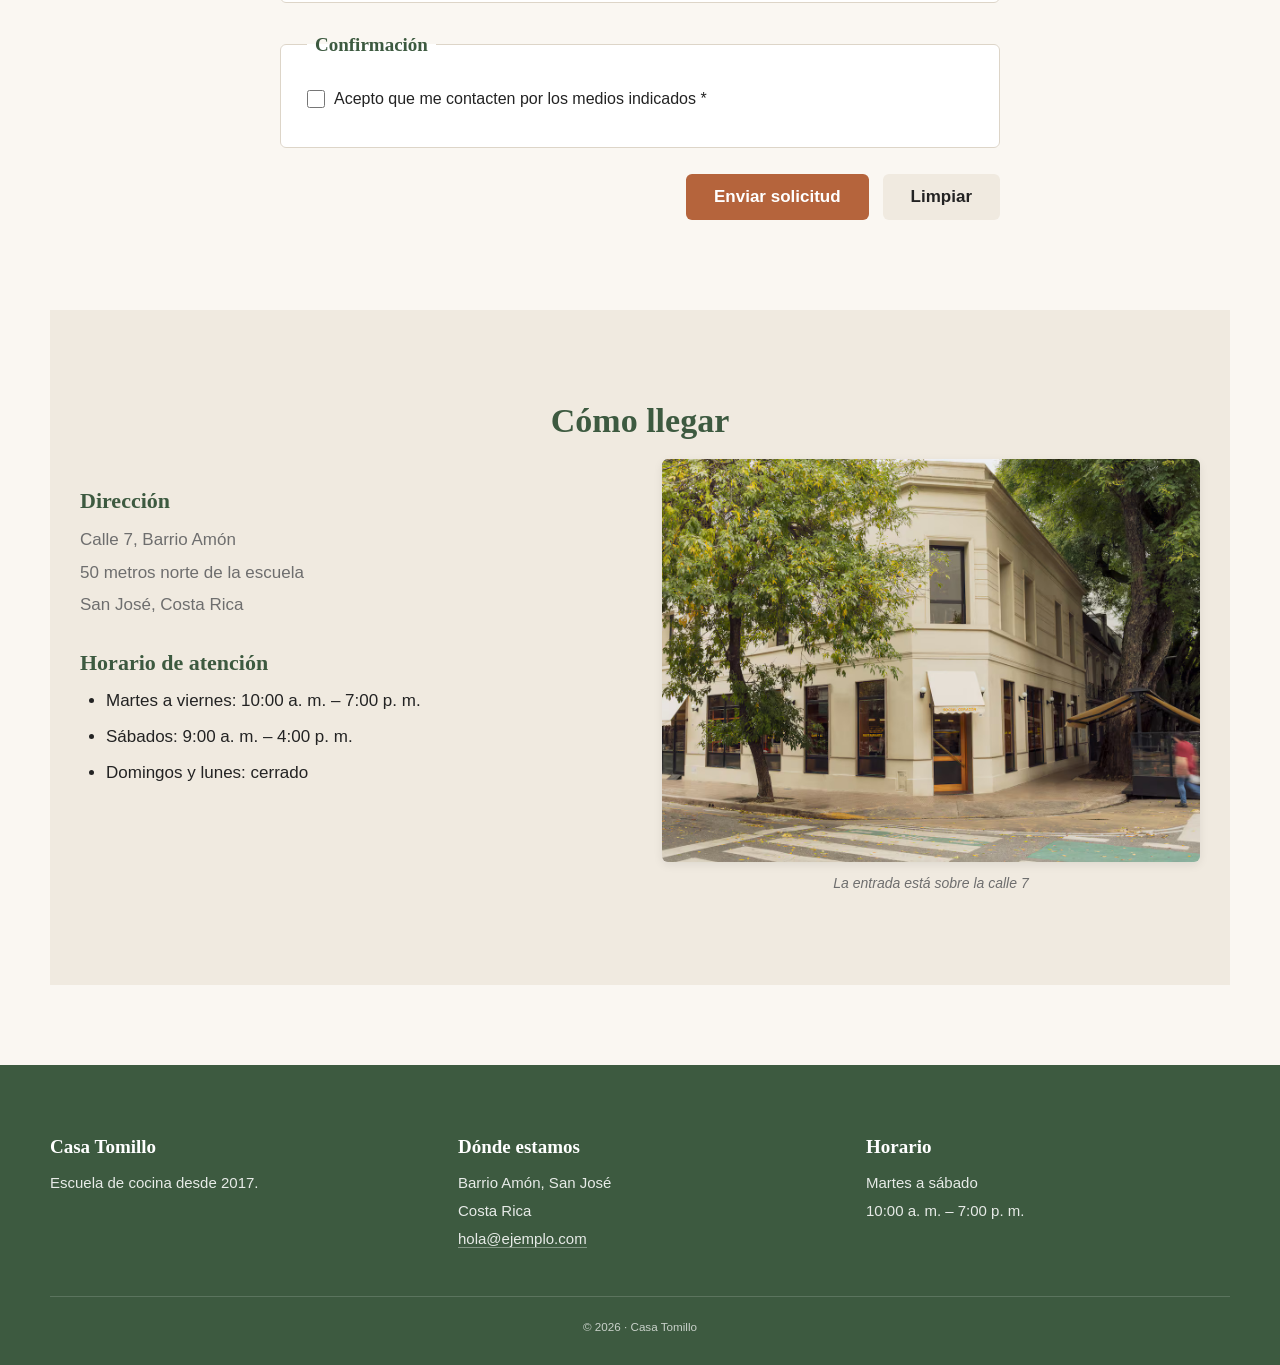
<file: ac3-responsivo/contacto.html>
<!DOCTYPE html>
<html lang="es">

<head>
  <meta charset="UTF-8">
  <meta name="viewport" content="width=device-width, initial-scale=1.0">
  <meta name="author" content="Valery Mora Acevedo">
  <meta name="description" content="Inscríbase en un taller de Casa Tomillo: formulario y datos de contacto.">
  <meta name="keywords" content="contacto, inscripción, talleres, cocina">

  <title>Contacto | Casa Tomillo</title>

  <link rel="icon" href="recursos/favicon.png" type="image/png">
  <link rel="stylesheet" href="css/estilos.css">
</head>

<body>

  <header id="cabecera" class="cabecera">

    <a href="index.html" class="marca">
      <svg class="marca-icono" width="36" height="36" viewBox="0 0 36 36"
           xmlns="http://www.w3.org/2000/svg" role="img"
           aria-label="Logo de Casa Tomillo: una olla con vapor">
        <path d="M6 16 h24 v10 a6 6 0 0 1 -6 6 h-12 a6 6 0 0 1 -6 -6 z" fill="currentColor"/>
        <rect x="3" y="13" width="30" height="4" rx="2" fill="currentColor"/>
        <path d="M14 10 q2 -4 0 -8" stroke="currentColor" stroke-width="2" fill="none"/>
        <path d="M22 10 q2 -4 0 -8" stroke="currentColor" stroke-width="2" fill="none"/>
      </svg>
      <span class="marca-texto">Casa Tomillo</span>
    </a>
     <input type="checkbox" id="menu-hamburguesa" class="menu-checkbox">
     <!-- Label que actúa como botón hamburguesa visual -->
  <label for="menu-hamburguesa" class="menu-toggle" aria-label="Abrir menú">
    <span></span>
    <span></span>
    <span></span>
  </label>  

    <nav class="navegacion" aria-label="Navegación principal">
      <ul class="menu">
        <li><a href="index.html" class="menu-enlace">Inicio</a></li>
        <li><a href="cursos.html" class="menu-enlace">Cursos</a></li>
        <li><a href="contacto.html" class="menu-enlace activo">Contacto</a></li>
      </ul>
    </nav>

  </header>

  <main id="contenido">

    <section id="intro" class="pagina-encabezado">
      <h1 class="pagina-titulo">Inscripciones</h1>
      <p class="pagina-bajada">
        Complete el formulario y le confirmamos el cupo dentro de las
        siguientes 48 horas.
      </p>
    </section>

    <!-- ═══ EL FORMULARIO ═══ -->
    <section id="inscripcion" class="seccion">
      <h2 class="seccion-titulo">Solicitar un cupo</h2>

      <form action="#" method="post" class="formulario">

        <fieldset class="grupo">
          <legend class="grupo-titulo">Sus datos</legend>

          <p class="campo">
            <label for="nombre" class="campo-etiqueta">Nombre completo *</label>
            <input type="text" id="nombre" name="nombre" class="campo-entrada"
                   required minlength="3" maxlength="60"
                   placeholder="Ana Rodríguez Mora">
          </p>

          <p class="campo">
            <label for="correo" class="campo-etiqueta">Correo electrónico *</label>
            <input type="email" id="correo" name="correo" class="campo-entrada"
                   required placeholder="persona@ejemplo.com">
          </p>

          <p class="campo">
            <label for="telefono" class="campo-etiqueta">Teléfono *</label>
            <input type="tel" id="telefono" name="telefono" class="campo-entrada"
                   required pattern="[0-9]{8}"
                   title="Ocho dígitos, sin espacios ni guiones"
                   placeholder="88887777">
            <small class="campo-ayuda">Ocho dígitos, sin espacios ni guiones.</small>
          </p>
        </fieldset>

        <fieldset class="grupo">
          <legend class="grupo-titulo">Sobre el taller</legend>

          <p class="campo">
            <label for="taller" class="campo-etiqueta">Taller de interés *</label>
            <select id="taller" name="taller" class="campo-entrada" required>
              <option value="">Seleccione una opción</option>
              <option value="cocina">Cocina de la casa</option>
              <option value="panaderia">Panadería</option>
              <option value="reposteria">Repostería</option>
            </select>
          </p>

          <p class="campo">
            <label for="inicio" class="campo-etiqueta">Fecha de inicio preferida</label>
            <input type="date" id="inicio" name="inicio" class="campo-entrada">
          </p>

          <p class="campo">
            <label for="personas" class="campo-etiqueta">Cantidad de cupos</label>
            <input type="number" id="personas" name="personas" class="campo-entrada"
                   min="1" max="8" step="1" value="1">
          </p>

          <fieldset class="grupo-opciones">
            <legend class="grupo-titulo">Nivel de experiencia *</legend>
            <p class="opcion">
              <input type="radio" id="ninguna" name="nivel" value="ninguna"
                     class="opcion-marca" required>
              <label for="ninguna" class="opcion-etiqueta">Ninguna</label>
            </p>
            <p class="opcion">
              <input type="radio" id="basica" name="nivel" value="basica" class="opcion-marca">
              <label for="basica" class="opcion-etiqueta">Cocino en casa</label>
            </p>
            <p class="opcion">
              <input type="radio" id="avanzada" name="nivel" value="avanzada" class="opcion-marca">
              <label for="avanzada" class="opcion-etiqueta">Tengo formación previa</label>
            </p>
          </fieldset>

          <p class="campo">
            <label for="alergias" class="campo-etiqueta">Alergias o restricciones</label>
            <textarea id="alergias" name="alergias" class="campo-entrada"
                      rows="4" maxlength="300"></textarea>
            <small class="campo-ayuda">Máximo 300 caracteres.</small>
          </p>
        </fieldset>

        <fieldset class="grupo">
          <legend class="grupo-titulo">Confirmación</legend>
          <p class="opcion">
            <input type="checkbox" id="acepto" name="acepto" class="opcion-marca" required>
            <label for="acepto" class="opcion-etiqueta">
              Acepto que me contacten por los medios indicados *
            </label>
          </p>
        </fieldset>

        <p class="fila-botones">
          <button type="submit" class="boton boton-principal">Enviar solicitud</button>
          <button type="reset" class="boton boton-secundario">Limpiar</button>
        </p>

      </form>
    </section>

    <!-- ═══ UBICACIÓN ═══ -->
    <section id="ubicacion" class="seccion seccion-alterna">
      <h2 class="seccion-titulo">Cómo llegar</h2>

      <div class="dos-columnas">

        <div class="columna">
          <h3 class="subtitulo">Dirección</h3>
          <address class="direccion">
            Calle 7, Barrio Amón<br>
            50 metros norte de la escuela<br>
            San José, Costa Rica
          </address>

          <h3 class="subtitulo">Horario de atención</h3>
          <ul class="lista-horario">
            <li>Martes a viernes: 10:00 a. m. – 7:00 p. m.</li>
            <li>Sábados: 9:00 a. m. – 4:00 p. m.</li>
            <li>Domingos y lunes: cerrado</li>
          </ul>
        </div>

        <figure class="columna-figura">
          <img src="recursos/fachada.jpg"
               alt="Fachada de la escuela con su rótulo de madera"
               width="1200" height="900">
          <figcaption class="figura-pie">La entrada está sobre la calle 7</figcaption>
        </figure>

      </div>
    </section>

  </main>

  <footer id="pie" class="pie">
    <div class="pie-columnas">

      <div class="pie-bloque">
        <h2 class="pie-titulo">Casa Tomillo</h2>
        <p class="pie-texto">Escuela de cocina desde 2017.</p>
      </div>

      <div class="pie-bloque">
        <h2 class="pie-titulo">Dónde estamos</h2>
        <address class="pie-datos">
          Barrio Amón, San José<br>
          Costa Rica<br>
          <a href="mailto:hola@ejemplo.com" class="pie-enlace">hola@ejemplo.com</a>
        </address>
      </div>

      <div class="pie-bloque">
        <h2 class="pie-titulo">Horario</h2>
        <p class="pie-texto">
          Martes a sábado<br>
          10:00 a. m. – 7:00 p. m.
        </p>
      </div>

    </div>

    <p class="pie-creditos"><small>&copy; 2026 · Casa Tomillo</small></p>
  </footer>

</body>

</html>
</file>
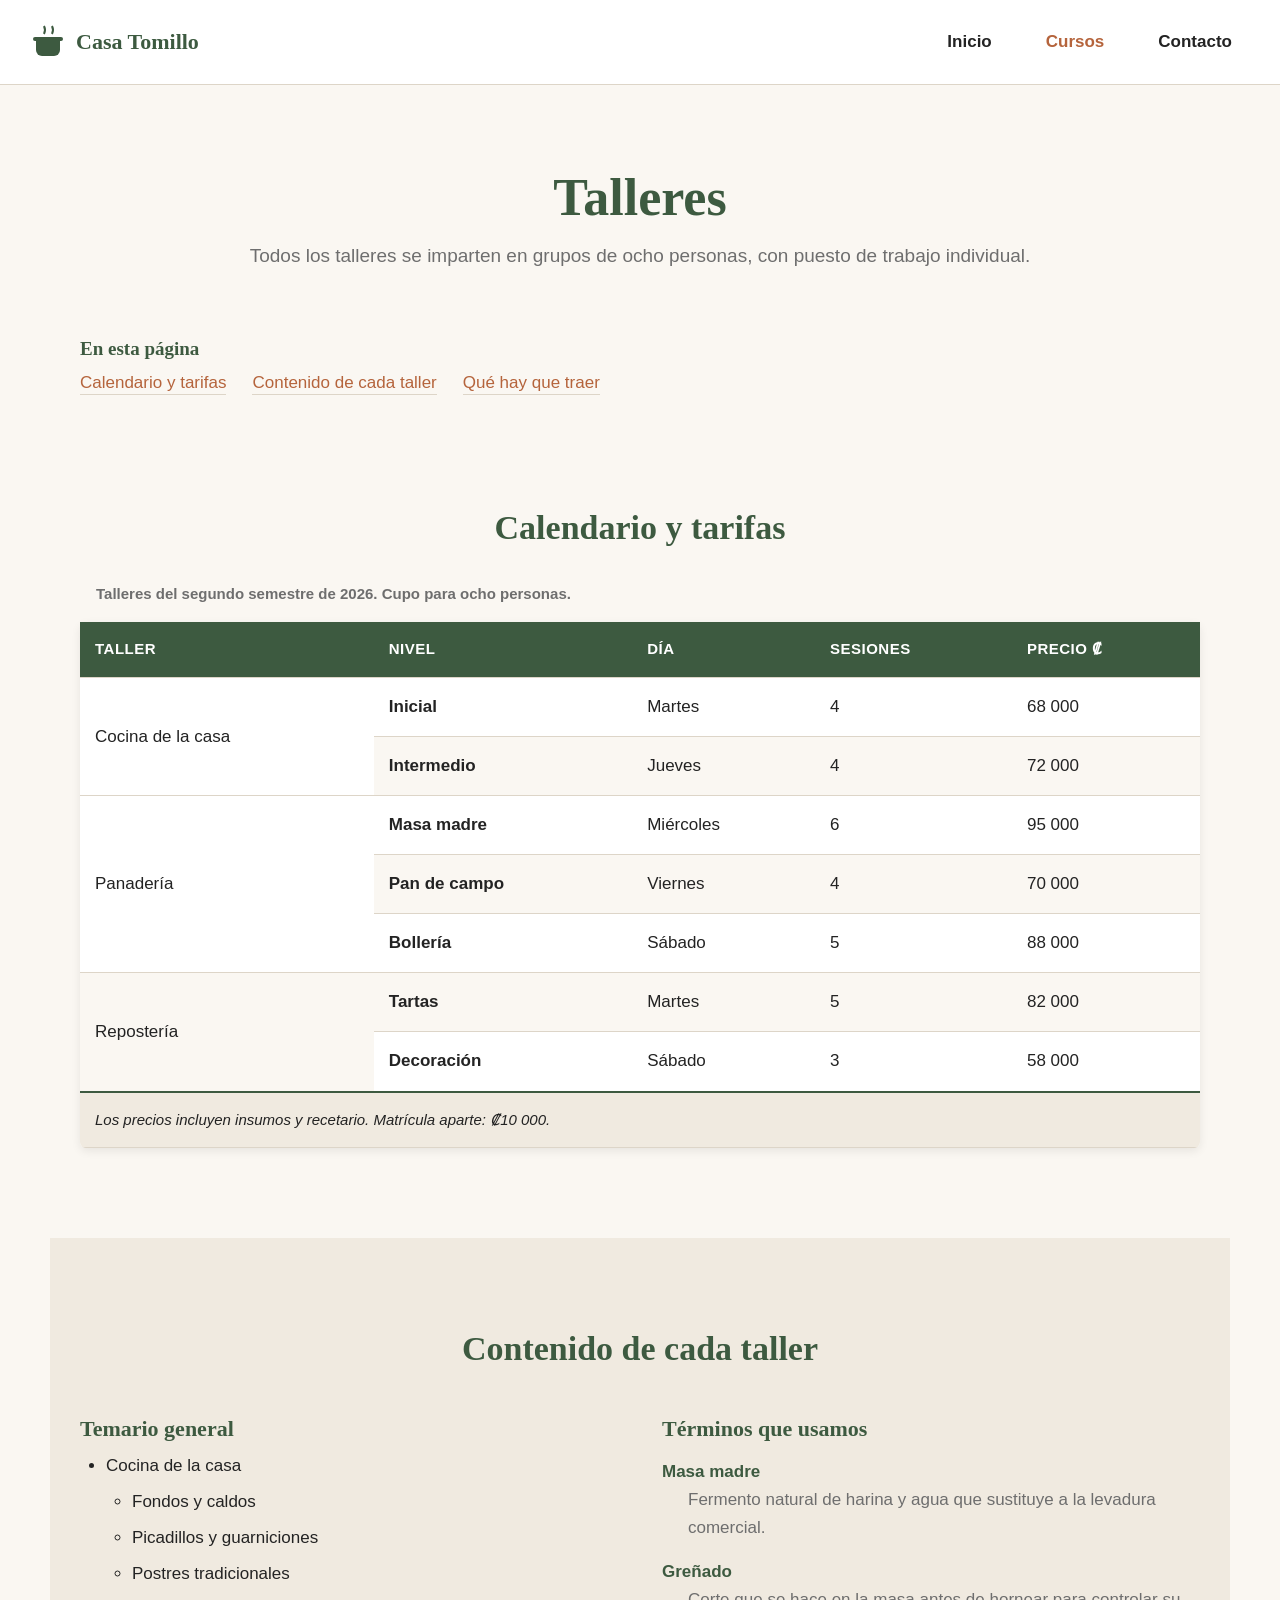
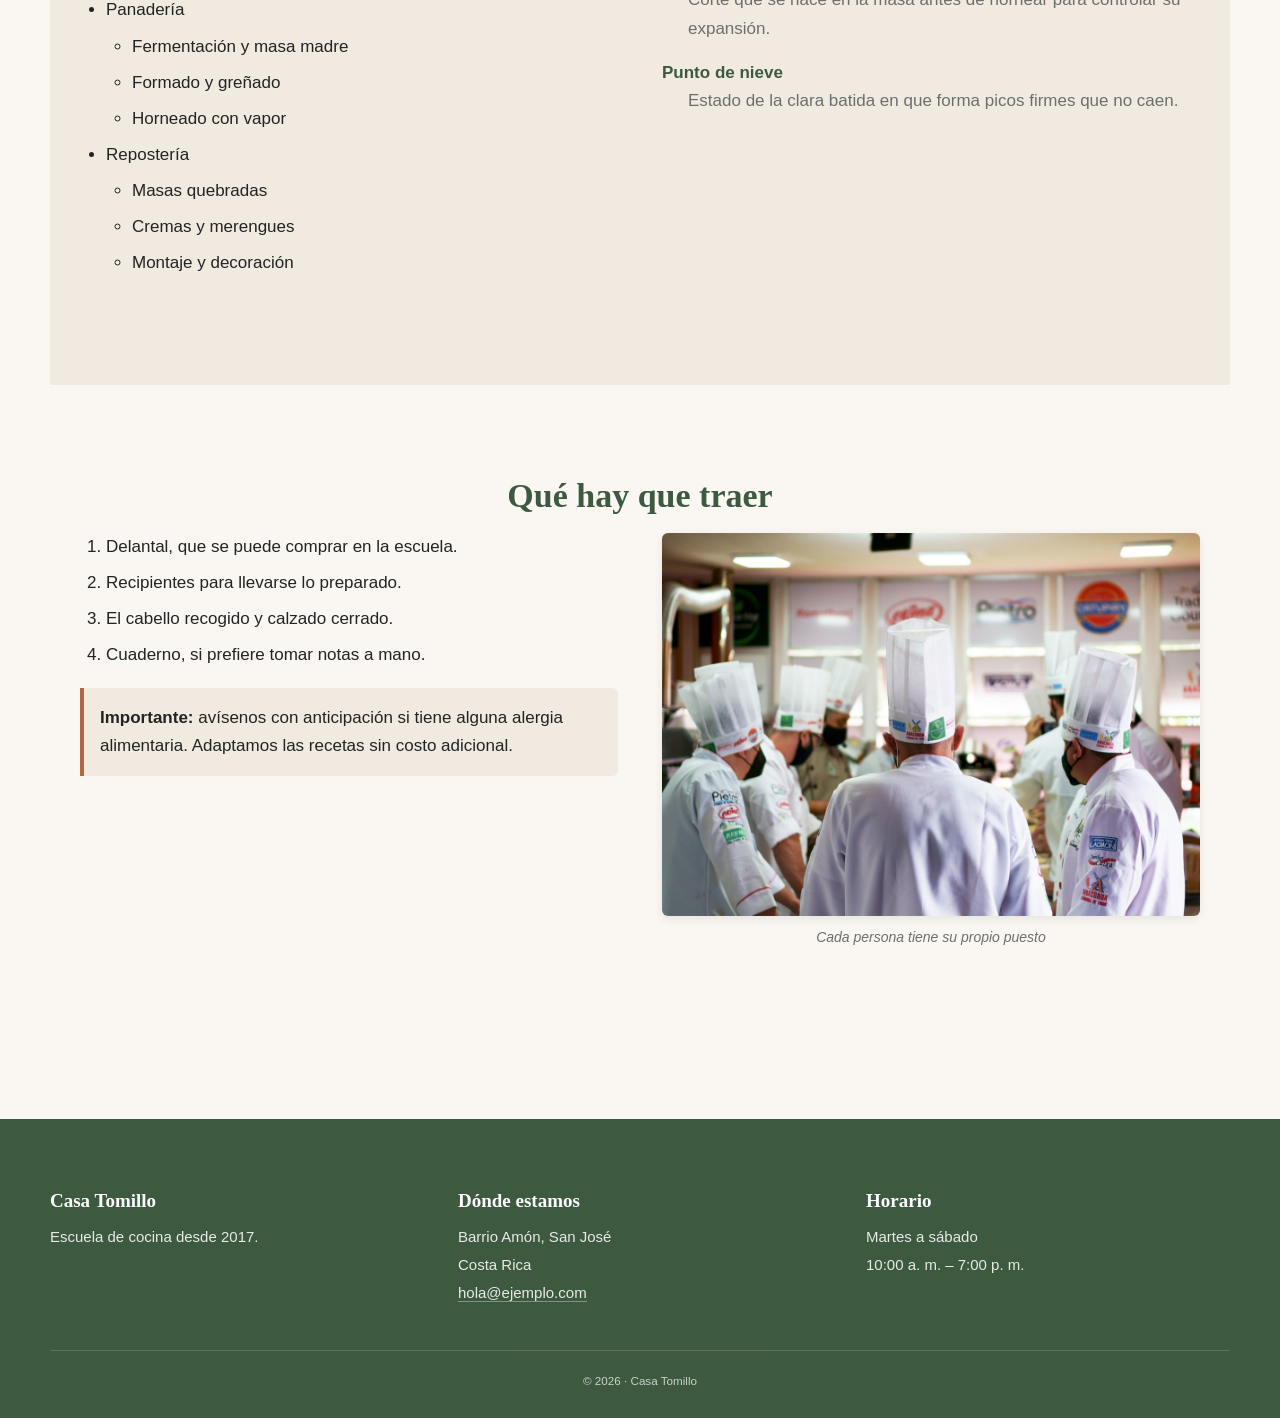
<file: ac3-responsivo/cursos.html>
<!DOCTYPE html>
<html lang="es">

<head>
  <meta charset="UTF-8">
  <meta name="viewport" content="width=device-width, initial-scale=1.0">
  <meta name="author" content="Valery Mora Acevedo">
  <meta name="description" content="Talleres de cocina, panadería y repostería: contenidos, horarios y tarifas.">
  <meta name="keywords" content="talleres, cursos, cocina, panadería, repostería">

  <title>Cursos | Casa Tomillo</title>

  <link rel="icon" href="recursos/favicon.png" type="image/png">
  <link rel="stylesheet" href="css/estilos.css">
</head>

<body>

  <header id="cabecera" class="cabecera">

    <a href="index.html" class="marca">
      <svg class="marca-icono" width="36" height="36" viewBox="0 0 36 36"
           xmlns="http://www.w3.org/2000/svg" role="img"
           aria-label="Logo de Casa Tomillo: una olla con vapor">
        <path d="M6 16 h24 v10 a6 6 0 0 1 -6 6 h-12 a6 6 0 0 1 -6 -6 z" fill="currentColor"/>
        <rect x="3" y="13" width="30" height="4" rx="2" fill="currentColor"/>
        <path d="M14 10 q2 -4 0 -8" stroke="currentColor" stroke-width="2" fill="none"/>
        <path d="M22 10 q2 -4 0 -8" stroke="currentColor" stroke-width="2" fill="none"/>
      </svg>
      <span class="marca-texto">Casa Tomillo</span>
    </a>
    <input type="checkbox" id="menu-hamburguesa" class="menu-checkbox">
     <!-- Label que actúa como botón hamburguesa visual -->
  <label for="menu-hamburguesa" class="menu-toggle" aria-label="Abrir menú">
    <span></span>
    <span></span>
    <span></span>
  </label>
      
    <nav class="navegacion" aria-label="Navegación principal">
      <ul class="menu">
        <li><a href="index.html" class="menu-enlace">Inicio</a></li>
        <li><a href="cursos.html" class="menu-enlace activo">Cursos</a></li>
        <li><a href="contacto.html" class="menu-enlace">Contacto</a></li>
      </ul>
    </nav>

  </header>

  <main id="contenido">

    <section id="intro" class="pagina-encabezado">
      <h1 class="pagina-titulo">Talleres</h1>
      <p class="pagina-bajada">
        Todos los talleres se imparten en grupos de ocho personas, con puesto
        de trabajo individual.
      </p>
    </section>

    <!-- ═══ ÍNDICE INTERNO ═══ -->
    <nav class="indice" aria-label="Contenido de la página">
      <h2 class="indice-titulo">En esta página</h2>
      <ul class="indice-lista">
        <li><a href="#calendario">Calendario y tarifas</a></li>
        <li><a href="#contenidos">Contenido de cada taller</a></li>
        <li><a href="#requisitos">Qué hay que traer</a></li>
      </ul>
    </nav>

    <!-- ═══ LA TABLA ═══ -->
    <section id="calendario" class="seccion">
      <h2 class="seccion-titulo">Calendario y tarifas</h2>

      <table class="tabla">
        <caption class="tabla-titulo">
          Talleres del segundo semestre de 2026. Cupo para ocho personas.
        </caption>

        <thead>
          <tr>
            <th scope="col">Taller</th>
            <th scope="col">Nivel</th>
            <th scope="col">Día</th>
            <th scope="col">Sesiones</th>
            <th scope="col">Precio ₡</th>
          </tr>
        </thead>

        <tbody>
          <tr>
            <td rowspan="2">Cocina de la casa</td>
            <th scope="row">Inicial</th>
            <td>Martes</td>
            <td>4</td>
            <td>68 000</td>
          </tr>
          <tr>
            <th scope="row">Intermedio</th>
            <td>Jueves</td>
            <td>4</td>
            <td>72 000</td>
          </tr>

          <tr>
            <td rowspan="3">Panadería</td>
            <th scope="row">Masa madre</th>
            <td>Miércoles</td>
            <td>6</td>
            <td>95 000</td>
          </tr>
          <tr>
            <th scope="row">Pan de campo</th>
            <td>Viernes</td>
            <td>4</td>
            <td>70 000</td>
          </tr>
          <tr>
            <th scope="row">Bollería</th>
            <td>Sábado</td>
            <td>5</td>
            <td>88 000</td>
          </tr>

          <tr>
            <td rowspan="2">Repostería</td>
            <th scope="row">Tartas</th>
            <td>Martes</td>
            <td>5</td>
            <td>82 000</td>
          </tr>
          <tr>
            <th scope="row">Decoración</th>
            <td>Sábado</td>
            <td>3</td>
            <td>58 000</td>
          </tr>
        </tbody>

        <tfoot>
          <tr>
            <td colspan="5">
              Los precios incluyen insumos y recetario. Matrícula aparte: ₡10 000.
            </td>
          </tr>
        </tfoot>
      </table>
    </section>

    <!-- ═══ LISTAS ═══ -->
    <section id="contenidos" class="seccion seccion-alterna">
      <h2 class="seccion-titulo">Contenido de cada taller</h2>

      <div class="dos-columnas">

        <div class="columna">
          <h3 class="subtitulo">Temario general</h3>
          <ul class="lista-temario">
            <li>Cocina de la casa
              <ul>
                <li>Fondos y caldos</li>
                <li>Picadillos y guarniciones</li>
                <li>Postres tradicionales</li>
              </ul>
            </li>
            <li>Panadería
              <ul>
                <li>Fermentación y masa madre</li>
                <li>Formado y greñado</li>
                <li>Horneado con vapor</li>
              </ul>
            </li>
            <li>Repostería
              <ul>
                <li>Masas quebradas</li>
                <li>Cremas y merengues</li>
                <li>Montaje y decoración</li>
              </ul>
            </li>
          </ul>
        </div>

        <div class="columna">
          <h3 class="subtitulo">Términos que usamos</h3>
          <dl class="glosario">
            <dt class="glosario-termino">Masa madre</dt>
            <dd class="glosario-definicion">
              Fermento natural de harina y agua que sustituye a la levadura comercial.
            </dd>

            <dt class="glosario-termino">Greñado</dt>
            <dd class="glosario-definicion">
              Corte que se hace en la masa antes de hornear para controlar su expansión.
            </dd>

            <dt class="glosario-termino">Punto de nieve</dt>
            <dd class="glosario-definicion">
              Estado de la clara batida en que forma picos firmes que no caen.
            </dd>
          </dl>
        </div>

      </div>
    </section>

    <!-- ═══ REQUISITOS ═══ -->
    <section id="requisitos" class="seccion">
      <h2 class="seccion-titulo">Qué hay que traer</h2>

      <div class="dos-columnas">

        <div class="columna">
          <ol class="lista-requisitos">
            <li>Delantal, que se puede comprar en la escuela.</li>
            <li>Recipientes para llevarse lo preparado.</li>
            <li>El cabello recogido y calzado cerrado.</li>
            <li>Cuaderno, si prefiere tomar notas a mano.</li>
          </ol>

          <p class="aviso-taller">
            <strong>Importante:</strong> avísenos con anticipación si tiene
            alguna alergia alimentaria. Adaptamos las recetas sin costo adicional.
          </p>
        </div>

        <figure class="columna-figura">
          <img src="recursos/taller-5.jpg"
               alt="Puesto de trabajo individual con utensilios ordenados"
               width="1200" height="900">
          <figcaption class="figura-pie">Cada persona tiene su propio puesto</figcaption>
        </figure>

      </div>
    </section>

  </main>

  <footer id="pie" class="pie">
    <div class="pie-columnas">

      <div class="pie-bloque">
        <h2 class="pie-titulo">Casa Tomillo</h2>
        <p class="pie-texto">Escuela de cocina desde 2017.</p>
      </div>

      <div class="pie-bloque">
        <h2 class="pie-titulo">Dónde estamos</h2>
        <address class="pie-datos">
          Barrio Amón, San José<br>
          Costa Rica<br>
          <a href="mailto:hola@ejemplo.com" class="pie-enlace">hola@ejemplo.com</a>
        </address>
      </div>

      <div class="pie-bloque">
        <h2 class="pie-titulo">Horario</h2>
        <p class="pie-texto">
          Martes a sábado<br>
          10:00 a. m. – 7:00 p. m.
        </p>
      </div>

    </div>

    <p class="pie-creditos"><small>&copy; 2026 · Casa Tomillo</small></p>
  </footer>

</body
>

</html>
</file>
<file: ac2-css/css/estilos.css>
/*este es el ccs del Rincon de las letras*/


html {
    font-size: 100%;
    scroll-behavior: smooth;
}

* {
    margin: 0;
    padding: 0;
    box-sizing: border-box;
}

body {
    font-size: 1rem;
    line-height: 1.6;
    font-family: 'Plus Jakarta Sans', 'Segoe UI', system-ui, sans-serif;
    color: #233329;
    background-color: #f4f7f4;
    padding-top: 170px;
}

.contenedor {
    max-width: 1200px;
    margin: 0 auto;
    padding: 25px;
}

/* --- ENCABEZADOS Y TEXTO --- */
h1 {
    font-size: 2.8rem;
    font-weight: 800;
    color:#B47F5A;
    text-align: center;
    text-shadow: 0 2px 10px rgba(0, 0, 0, 0.3);
    letter-spacing: -0.5px;
}

h2, h3 {
    color: #51342c;
    margin-bottom: 12px;
    font-weight: 700;
    letter-spacing: -0.3px;
}

h2 { font-size: 2.1rem; }
h3 { font-size: 1.5rem; }

p {
    font-size: 1rem;
    font-weight: 400;
    margin-bottom: 16px;
}

main p {
    max-width: 70ch;
}

main a {
    color: #2d6a4f;
    text-decoration: none;
    font-weight: 600;
    position: relative;
    padding-bottom: 2px;
    transition: color 0.3s ease;
}

/* Efecto de línea animada debajo de los enlaces */
main a::after {
    content: '';
    position: absolute;
    width: 0%;
    height: 2px;
    bottom: 0;
    left: 0;
    background-color: #000000;
    transition: width 0.3s cubic-bezier(0.4, 0, 0.2, 1);
    border-radius: 2px;
}
/*hover de lo botones*/
main a:hover {
    color: #B47F5A;
}

main a:hover::after {
    width: 100%;
}

blockquote {
    font-style: italic;
    color: #000000;
    background: linear-gradient(135deg, #bf998c 0%, #B47F5A 100%);
    border-left: 5px solid #000000;
    padding: 16px 20px;
    border-radius: 26px 0;
    box-shadow: 0 4px 15px rgba(45, 106, 79, 0.05);
    margin: 24px 0;
}

/* --- HEADER --- */
#cabecera{
    display: flex;
    justify-content: space-between;
    align-items: center;
    position: fixed;
    top: 0;
    left: 0;
    width: 100%;
    background-image: linear-gradient(rgba(18, 38, 28, 0.65), rgba(212, 224, 218, 0.65)), url(../recursos/fondo1.jpg);
    background-size: cover;
    background-position: center;
    padding: 16px 35px;
    z-index: 100;
    box-shadow: 0 10px 30px rgba(0, 0, 0, 0.2);
    border-radius: 3px;
}

.hero{
    background: rgba(255, 255, 255, 0.12);
    backdrop-filter: blur(12px);
    -webkit-backdrop-filter: blur(12px);
    padding: 18px 28px;
    border-radius: 16px;
    border: 1px solid rgba(255, 255, 255, 0.2);
    box-shadow: 0 8px 32px rgba(0, 0, 0, 0.1);
}

.rejilla-servicios{
    background: rgba(255, 255, 255, 0.12);
    backdrop-filter: blur(12px);
    -webkit-backdrop-filter: blur(12px);
    padding: 18px 28px;
    border-radius: 16px;
    border: 1px solid rgba(255, 255, 255, 0.2);
    box-shadow: 0 8px 32px rgba(0, 0, 0, 0.1);
}


header nav ul {
    list-style-type: none;
    display: flex;
    gap: 12px;
}

/* Botones del menú de navegación */
header nav a {
    text-transform: uppercase;
    letter-spacing: 1px;
    font-size: 0.85rem;
    font-weight: 700;
    text-decoration: none;
    padding: 5px;
    color: #000000;
    border-radius: 30px;
    background: rgba(169, 18, 18, 0.08);
    border: 1px solid rgba(39, 130, 167, 0.15);
    transition: all 0.3s cubic-bezier(0.4, 0, 0.2, 1);
}

header nav a:hover {
    color: #0c0d0d;
    background-color: #B47F5A;
    border-color: #c19c67;
    transform: translateY(-3px);
    box-shadow: 0 6px 20px rgba(0, 0, 0, 0.4);
}

/* --- BOTONEs --- */
.boton, boton-principal {
    position: relative;
    display: inline-flex;
    align-items: center;
    justify-content: center;
    background: linear-gradient(135deg, #752F17 0%, #6D1E08 100%);
    color: #ffffff;
    padding: 14px 28px;
    border: none;
    border-radius: 12px;
    font-family: inherit;
    font-size: 1rem;
    font-weight: 700;
    cursor: pointer;
    overflow: hidden;
    z-index: 1;
    box-shadow: 0 6px 18px rgba(0, 0, 0, 0.25);
    transition: all 0.3s cubic-bezier(0.4, 0, 0.2, 1);
}

.boton::before, .boton-secundario::before {
    content: '';
    position: absolute;
    top: 0;
    left: -100%;
    width: 100%;
    height: 100%;
    background: linear-gradient(90deg, transparent, rgba(252, 252, 252, 0.427), transparent);
    transition: left 0.6s ease;
    z-index: -1;
    
}


.boton-secundario {
    background: linear-gradient(135deg, #e07a5f 0%, #604035 100%);
    box-shadow: 0 6px 18px rgba(91, 36, 20, 0.25);
}

.boton-secundario:hover {
    background: linear-gradient(135deg, #e07a5f 0%, #604035 100%);
    box-shadow: 0 12px 25px rgba(206, 143, 126, 0.4);
}

/* --- tarjetas--- */
.tarjeta {
    background-color: #ffffff;
    padding: 24px;
    border-radius: 16px;
    border: 1px solid rgba(45, 106, 79, 0.08);
    box-shadow: 0 8px 24px rgba(0, 0, 0, 0.04);
    transition: all 0.4s cubic-bezier(0.165, 0.84, 0.44, 1);
    animation: aparecer 0.8s ease-out;
}

.tarjeta:hover {
    transform: translateY(-8px);
    box-shadow: 0 18px 38px rgba(45, 106, 79, 0.12);
    border-color: rgba(82, 183, 136, 0.3);
}


.historia {
    background-color: #ffffff;
    padding: 24px;
    border-radius: 16px;
    border: 1px solid rgba(45, 106, 79, 0.08);
    box-shadow: 0 8px 24px rgba(0, 0, 0, 0.04);
    transition: all 0.4s cubic-bezier(0.165, 0.84, 0.44, 1);
    animation: aparecer 0.8s ease-out;
}

.historia:hover {
    transform: translateY(-8px);
    box-shadow: 0 18px 38px rgba(45, 106, 79, 0.12);
    border-color: rgba(82, 183, 136, 0.3);
}
.panel-aviso{
    background-color: #ffffff;
    padding: 24px;
    border-radius: 16px;
    border: 1px solid rgba(45, 106, 79, 0.08);
    box-shadow: 0 8px 24px rgba(0, 0, 0, 0.04);
    transition: all 0.4s cubic-bezier(0.165, 0.84, 0.44, 1);
    animation: aparecer 0.8s ease-out;
}
.panel-aviso:hover{
    transform: translateY(-8px);
    box-shadow: 0 18px 38px rgba(45, 106, 79, 0.12);
    border-color: rgba(82, 183, 136, 0.3);
}



/* --- formulario--- */
fieldset {
    padding: 24px;
    margin-bottom: 24px;
    border: 2px solid #d8f3dc;
    border-radius: 16px;
    background-color: #ffffff;
    box-shadow: 0 4px 20px rgba(0, 0, 0, 0.02);
}

legend {
    padding: 4px 14px;
    font-weight: 700;
    color: #000000;
    background-color: #b4805a93;
    border-radius: 20px;
    font-size: 0.95rem;
}

form label {
    display: block;
    margin-bottom: 8px;
    font-weight: 600;
    color: #752F17;
}

form input[type="text"],
form input[type="email"],
form input[type="password"],
form input[type="tel"],
form input[type="date"],
form select,
form textarea {
    width: 100%;
    padding: 12px 16px;
    border: 2px solid #e2e8f0;
    border-radius: 10px;
    margin-bottom: 16px;
    font-size: 1rem;
    font-family: inherit;
    background-color: #fcfdfe;
    transition: all 0.3s ease;
}

/* Animación del foco en los campos */
form input:focus,
form select:focus,
form textarea:focus {
    outline: none;
    border-color: #6D1E08;
    background-color: #ffffff;
    box-shadow: 0 0 0 4px rgba(82, 183, 136, 0.18);
    transform: translateY(-2px);
}

/* Validación suave con color */
form input:invalid:not(:placeholder-shown) {
    border-color: #e63946;
    box-shadow: 0 0 0 3px rgba(230, 57, 70, 0.12);
}

form input:valid:not(:placeholder-shown) {
    border-color: #B47F5A;
    box-shadow: 0 0 0 3px rgba(146, 175, 172, 0.12);
}

/* --- TABLAS MODERNAS --- */
table {
    border-collapse: separate;
    border-spacing: 0;
    width: 100%;
    margin-bottom: 24px;
    border-radius: 12px;
    overflow: hidden;
    box-shadow: 0 4px 15px rgba(0, 0, 0, 0.04);
}

th, td {
    padding: 14px 18px;
    text-align: left;
}

thead th {
    background-color: #B47F5A;
    color: white;
    font-size: 0.9rem;
    text-transform: uppercase;
    letter-spacing: 1px;
}

tbody tr {
    background-color: #ffffff;
    transition: background-color 0.2s ease;
}

tbody tr:nth-child(even) {
    background-color: #f7faf7;
}

tbody tr:hover {
    background-color: #e8f5e9;
}

/*seccion de catagorias y glosario*/
.categorias{
    
    margin: 0 auto;
    padding: 25px

}


.glosario {
    background-color: #ffffff;
    padding: 24px;
    border-radius: 16px;
    border: 1px solid rgba(45, 106, 79, 0.08);
    box-shadow: 0 8px 24px rgba(0, 0, 0, 0.04);
    transition: all 0.4s cubic-bezier(0.165, 0.84, 0.44, 1);
    animation: aparecer 0.8s ease-out;
    padding: 24px;
    margin-bottom: 24px;
    border: 2px solid #d8f3dc;
    border-radius: 16px;
    background-color: #ffffff;
    box-shadow: 0 4px 20px rgba(0, 0, 0, 0.02);
    font-weight: 700;
    margin-top: 12px;
}

#glosario dd{
    margin-left: 20px;
    margin-bottom: 8px;
    
}
.glosario{
    margin-left: 20px;
    margin-bottom: 8px;
    margin: 0 auto;
    padding: 25px
 
}


footer {
    background: linear-gradient(135deg, #816860 0%, #752F17 100%);
    color: #f1f1f1;
    padding: 5px;
    margin-top: 40px;
    border-radius: 3px;
    display: flex;
    justify-content: space-between;
    align-items: center;
    gap: 20px;
}
</file>
<file: ac3-responsivo/css/estilos.css>
/* ═══════════════════════════════════════════════════════════════════════
   CASA TOMILLO · HOJA DE ESTILOS
   Escuela de cocina · San José, Costa Rica

   Esta hoja produce un sitio que se ve correctamente en un monitor de
   escritorio. Fue escrita antes de que el proyecto contemplara el uso
   desde teléfonos.
   ═══════════════════════════════════════════════════════════════════════ */


/* ─── RESET ──────────────────────────────────────────────────────────── */
* {
  margin: 0;
  padding: 0;
  box-sizing: border-box;
}

 html{
  font-size: 62.5%;
 }
/* ─── VARIABLES ──────────────────────────────────────────────────────── */
:root {
  --verde:        #3D5A40;
  --verde-oscuro: #2A3F2C;
  --terracota:    #B5643C;
  --terracota-os: #94502F;
  --tinta:        #232323;
  --suave:        #6E6E6E;
  --crema:        #FAF7F2;
  --crema-alt:    #F0EAE0;
  --linea:        #DDD5C8;
  --blanco:       #FFFFFF;

  --fuente-titulo: Georgia, 'Times New Roman', serif;
  --fuente-texto:  'Segoe UI', Arial, sans-serif;

  --radio:  6px;
  --sombra: 0 3px 10px rgba(0, 0, 0, 0.08);
  --sombra-alta: 0 8px 20px rgba(0, 0, 0, 0.14);
}


/* ─── BASE ───────────────────────────────────────────────────────────── */
body {
  font-family: var(--fuente-texto);
  font-size: 17px;
  line-height: 1.65;
  color: var(--tinta);
  background-color: var(--crema);
}

h1, h2, h3 {
  font-family: var(--fuente-titulo);
  line-height: 1.25;
  color: var(--verde);
}

h1 { font-size: 52px; }
h2 { font-size: 34px; }
h3 { font-size: 22px; }

p { margin-bottom: 18px; }

a {
  color: var(--terracota);
  text-decoration: none;
}

img {
  display: block;
}


/* ─── CONTENEDORES ───────────────────────────────────────────────────── */
.seccion {
  width: 100%;
  max-width: 1180px;
  margin-left: auto;
  margin-right: auto;
  padding: 90px 30px;
}

.seccion-alterna {
  background-color: var(--crema-alt);
  width: 100%;
}

.seccion-alterna > * {
  width: 100%;
  max-width: 1180px;
  margin-left: auto;
  margin-right: auto;
}

.seccion-titulo {
  text-align: center;
  margin-bottom: 16px;
}

.seccion-entrada {
  width: 100%;
  max-width: 640px;
  margin-left: auto;
  margin-right: auto;
  margin-bottom: 48px;
  text-align: center;
  color: var(--suave);
}

.pagina-encabezado {
  width: 100%;
  max-width: 1180px;
  margin: 0 auto;
  padding: 80px 30px 48px;
  text-align: center;
}

.pagina-titulo   { margin-bottom: 10px; }
.pagina-bajada   { color: var(--suave); font-size: 19px; }
.subtitulo       { margin-top: 28px; margin-bottom: 10px; }


/* ─── CABECERA ───────────────────────────────────────────────────────── */
.cabecera {
  display: flex;
  justify-content: space-between;
  align-items: center;
  width: 100%;
  max-width: 100%;
  margin: 0 auto;
  padding: 18px 30px;
  background-color: var(--blanco);
  border-bottom: 1px solid var(--linea);
}

.marca {
  display: flex;
  align-items: center;
  gap: 10px;
  color: var(--verde);
}

.marca-icono { color: var(--verde); }

.marca-texto {
  font-family: var(--fuente-titulo);
  font-size: 22px;
  font-weight: 700;
}

.navegacion {
  display: flex;
  align-items: center;
}

.menu {
  display: flex;
  gap: 18px;
  list-style: none;
}

.menu-enlace {
  display: inline-block;
  padding: 10px 18px;
  color: var(--tinta);
  font-weight: 600;
  border-radius: var(--radio);
  transition: background-color 0.25s ease, color 0.25s ease;
}

.menu-enlace:hover {
  background-color: var(--crema-alt);
  color: var(--verde);
}

.menu-enlace:focus {
  outline: 2px solid var(--terracota);
  outline-offset: 2px;
}

.menu-enlace.activo { color: var(--terracota); }

/* Ocultar el checkbox nativo */
.menu-checkbox {
  display: none;
}

/* Botón hamburguesa (oculto en escritorio) */
.menu-toggle {
  display: none;
  background: none;
  border: none;
  cursor: pointer;
  padding: 0.5rem;
  flex-direction: column;
  justify-content: space-between;
  width: 30px;
  height: 24px;
}

.menu-toggle span {
  display: block;
  height: 3px;
  width: 100%;
  background-color: var(--verde);
  border-radius: 2px;
  transition: transform 0.3s ease, opacity 0.3s ease;
}

/* ─── MEDIA QUERIES (RESPONSIVE) ─────────────────────────────────────── */
@media (max-width: 768px) {
  .cabecera {
    flex-wrap: wrap;
    padding: 1rem;
  }

  .menu-toggle {
  display: none;
  background: none;
  border: none;
  cursor: pointer;
  padding: 4px;
  flex-direction: column;
  justify-content: center;
  gap: 6px; /* Esto controla la separación exacta entre las líneas */
  width: 34px;
  height: 32px;
}

.menu-toggle span {
  display: block;
  height: 3px;
  width: 100%;
  background-color: var(--verde);
  border-radius: 2px;
  transition: transform 0.3s ease, opacity 0.3s ease;
}

  /* Ocultar la navegación por defecto en móviles */
  .navegacion {
    display: none;
    width: 100%;
    order: 3;
    margin-top: 1rem;
    background-color: var(--blanco);
    border-top: 1px solid var(--linea);
  }

  /* TRUCO CSS: Si el checkbox está marcado, muestra la navegación hermana */
  .menu-checkbox:checked ~ .navegacion {
    display: block;
  }

  .menu {
    flex-direction: column;
    width: 100%;
    gap: 0;
  }

  .menu li {
    width: 100%;
    text-align: center;
    border-bottom: 1px solid var(--crema-alt);
  }

  .menu-enlace {
    display: block;
    padding: 0.75rem 1rem;
    width: 100%;
  }
}


/* ─── PORTADA ────────────────────────────────────────────────────────── */
.portada {
  background-color: var(--verde);
  background-image: url('../recursos/portada.jpg');
  background-size: cover;
  background-position: center;
  background-repeat: no-repeat;
  min-height: 560px;
  display: flex;
  align-items: center;
  justify-content: center;
  padding: 30px;
  text-align: center;
}

.portada-caja {
  background-color: rgba(0, 0, 0, 0.48);
  padding: 48px;
  border-radius: var(--radio);
  width: 100%;
  max-width: 720px;
}

.portada-titulo {
  color: var(--blanco);
  margin-bottom: 16px;
}

.portada-bajada {
  color: var(--blanco);
  font-size: 19px;
  margin-bottom: 28px;
}


/* ─── TARJETAS · Flexbox ─────────────────────────────────────────────── */
.fila-propuestas {
  display: flex;
  gap: 26px;
  flex-wrap: wrap;
  justify-content: center;
}

.tarjeta {
  flex: 1;
  min-width: 280px;
  max-width: 360px;
  background-color: var(--blanco);
  padding: 28px;
  border-radius: var(--radio);
  box-shadow: var(--sombra);
  text-align: center;
  display: flex;
  flex-direction: column;
  transition: transform 0.25s ease, box-shadow 0.25s ease;
}

.tarjeta:hover {
  transform: translateY(-5px);
  box-shadow: var(--sombra-alta);
}

.tarjeta-icono  { color: var(--terracota); margin: 0 auto 14px; }
.tarjeta-titulo { margin-bottom: 8px; }
.tarjeta-texto  { color: var(--suave); flex-grow: 1; }

.tarjeta-dato {
  font-weight: 700;
  color: var(--verde);
  font-size: 18px;
  margin-bottom: 0;
  padding-top: 14px;
  border-top: 1px solid var(--linea);
}


/* ─── GALERÍA · Grid ─────────────────────────────────────────────────── */
.rejilla-galeria {
  display: grid;
  grid-template-columns: repeat(auto-fit, minmax(240px, 1fr));
  gap: 18px;
}

.pieza {
  position: relative;
  overflow: hidden;
  border-radius: var(--radio);
  box-shadow: var(--sombra);
  background-color: var(--crema-alt);
}

.pieza img {
  width: 100%;
  height: 240px;
  object-fit: cover;
  transition: transform 0.4s ease;
}

.pieza:hover img { transform: scale(1.06); }

.pieza-pie {
  position: absolute;
  bottom: 0;
  left: 0;
  right: 0;
  background: linear-gradient(to top, rgba(0,0,0,.82), rgba(0,0,0,0));
  color: var(--blanco);
  padding: 22px 12px 10px;
  font-size: 14px;
  text-align: center;
}


/* ─── CITA ───────────────────────────────────────────────────────────── */
.cita {
  width: 100%;
  max-width: 720px;
  margin: 0 auto;
  padding: 44px;
  background-color: var(--blanco);
  border-left: 5px solid var(--terracota);
  border-radius: var(--radio);
  box-shadow: var(--sombra);
}

.cita-texto {
  font-family: var(--fuente-titulo);
  font-size: 23px;
  font-style: italic;
  line-height: 1.5;
}

.cita-autoria {
  color: var(--suave);
  font-size: 15px;
  text-align: right;
}


/* ─── ÍNDICE INTERNO ─────────────────────────────────────────────────── */
.indice {
  width: 100%;
  max-width: 1180px;
  margin: 0 auto 20px;
  padding: 0 30px;
}

.indice-titulo { font-size: 19px; margin-bottom: 8px; }

.indice-lista {
  display: flex;
  gap: 26px;
  list-style: none;
  flex-wrap: wrap;
}

.indice-lista a {
  border-bottom: 1px solid var(--linea);
  padding-bottom: 2px;
}


/* ─── TABLA ──────────────────────────────────────────────────────────── */
.tabla-contenedor {
  width: 100%;
  overflow-x: auto;
}

.tabla {
  width: 100%;
  border-collapse: collapse;
  background-color: var(--blanco);
  border-radius: var(--radio);
  overflow: hidden;
  box-shadow: var(--sombra);
}

.tabla-titulo {
  padding: 16px;
  font-weight: 600;
  text-align: left;
  color: var(--suave);
  font-size: 15px;
}

.tabla th,
.tabla td {
  padding: 15px;
  border-bottom: 1px solid var(--linea);
  text-align: left;
}

.tabla thead th {
  background-color: var(--verde);
  color: var(--blanco);
  font-size: 15px;
  text-transform: uppercase;
  letter-spacing: 0.5px;
}

.tabla tbody tr:nth-child(even) { background-color: var(--crema); }
.tabla tbody tr:hover           { background-color: var(--crema-alt); }

.tabla tfoot td {
  background-color: var(--crema-alt);
  font-style: italic;
  font-size: 15px;
  border-top: 2px solid var(--verde);
}


/* ─── DOS COLUMNAS · Flexbox ─────────────────────────────────────────── */
.dos-columnas {
  display: flex;
  gap: 44px;
  align-items: flex-start;
  flex-wrap: wrap;
}

.columna        { flex: 1; min-width: 280px; }
.columna-figura { flex: 1; min-width: 280px; margin: 0; }

.columna-figura img {
  width: 100%;
  border-radius: var(--radio);
  box-shadow: var(--sombra);
  height: auto;
}

.figura-pie {
  margin-top: 10px;
  font-size: 14px;
  color: var(--suave);
  text-align: center;
  font-style: italic;
}


/* ─── LISTAS ─────────────────────────────────────────────────────────── */
.lista-temario,
.lista-requisitos,
.lista-horario {
  padding-left: 26px;
  margin-bottom: 18px;
}

.lista-temario li,
.lista-requisitos li,
.lista-horario li { margin-bottom: 8px; }

.lista-temario ul { padding-left: 26px; margin-top: 8px; }

.glosario-termino {
  font-weight: 700;
  color: var(--verde);
  margin-top: 16px;
}

.glosario-definicion {
  margin-left: 26px;
  color: var(--suave);
}

.aviso-taller {
  background-color: var(--crema-alt);
  border-left: 4px solid var(--terracota);
  padding: 16px;
  border-radius: 0 var(--radio) var(--radio) 0;
}

.direccion {
  font-style: normal;
  color: var(--suave);
  line-height: 1.9;
  margin-bottom: 18px;
}


/* ─── FORMULARIO ─────────────────────────────────────────────────────── */
.formulario {
  width: 100%;
  max-width: 720px;
  margin: 0 auto;
}

.grupo {
  border: 1px solid var(--linea);
  border-radius: var(--radio);
  padding: 26px;
  margin-bottom: 26px;
  background-color: var(--blanco);
}

.grupo-titulo {
  font-family: var(--fuente-titulo);
  font-weight: 700;
  color: var(--verde);
  padding: 0 8px;
  font-size: 19px;
}

.grupo-opciones {
  border: none;
  padding: 14px 0 0;
  margin-bottom: 0;
}

.campo { margin-bottom: 18px; }

.campo-etiqueta {
  display: block;
  margin-bottom: 5px;
  font-weight: 600;
  font-size: 15px;
}

.campo-entrada {
  width: 100%;
  padding: 11px 15px;
  border: 1px solid var(--linea);
  border-radius: var(--radio);
  font-size: 17px;
  font-family: inherit;
  background-color: var(--crema);
  transition: border-color 0.25s ease, box-shadow 0.25s ease;
}

.campo-entrada:focus {
  outline: none;
  border-color: var(--terracota);
  box-shadow: 0 0 0 3px rgba(181, 100, 60, 0.18);
}

.campo-ayuda {
  display: block;
  margin-top: 5px;
  font-size: 14px;
  color: var(--suave);
}

.opcion {
  margin-bottom: 9px;
  display: flex;
  align-items: center;
  gap: 9px;
}

.opcion-marca {
  width: 18px;
  height: 18px;
  accent-color: var(--terracota);
  cursor: pointer;
}

.opcion-etiqueta { font-size: 16px; cursor: pointer; }

.fila-botones {
  display: flex;
  gap: 14px;
  justify-content: flex-end;
  margin-bottom: 0;
  flex-wrap: wrap;
}


/* ─── BOTONES ────────────────────────────────────────────────────────── */
.boton {
  display: inline-block;
  padding: 13px 28px;
  border: none;
  border-radius: var(--radio);
  font-family: inherit;
  font-size: 17px;
  font-weight: 600;
  cursor: pointer;
  transition: background-color 0.25s ease, transform 0.25s ease;
  text-align: center;
}

.boton-principal {
  background-color: var(--terracota);
  color: var(--blanco);
}

.boton-principal:hover {
  background-color: var(--terracota-os);
  transform: translateY(-2px);
}

.boton-secundario {
  background-color: var(--crema-alt);
  color: var(--tinta);
}

.boton-secundario:hover { background-color: var(--linea); }

.boton:focus {
  outline: 2px solid var(--verde);
  outline-offset: 2px;
}


/* ─── PIE ────────────────────────────────────────────────────────────── */
.pie {
  background-color: var(--verde);
  color: var(--blanco);
  padding: 70px 30px 26px;
  margin-top: 80px;
}

.pie-columnas {
  width: 100%;
  max-width: 1180px;
  margin: 0 auto;
  display: flex;
  gap: 44px;
  justify-content: space-between;
  flex-wrap: wrap;
}

.pie-bloque { flex: 1; min-width: 240px; }

.pie-titulo {
  color: var(--blanco);
  font-size: 19px;
  margin-bottom: 10px;
}

.pie-texto,
.pie-datos {
  font-size: 15px;
  font-style: normal;
  opacity: 0.88;
  line-height: 1.85;
}

.pie-enlace {
  color: var(--blanco);
  border-bottom: 1px solid rgba(255, 255, 255, 0.4);
}

.pie-enlace:hover { border-bottom-color: var(--blanco); }

.pie-creditos {
  width: 100%;
  max-width: 1180px;
  margin: 44px auto 0;
  padding-top: 18px;
  border-top: 1px solid rgba(255, 255, 255, 0.22);
  text-align: center;
  font-size: 14px;
  opacity: 0.72;
  margin-bottom: 0;
}


/* ─── MEDIA QUERIES (RESPONSIVE) ─────────────────────────────────────── */
@media (max-width: 768px) {
  /* Cabecera y menú desplegable en móviles */
  .cabecera {
    flex-wrap: wrap;
    padding: 1rem;
  }

  .menu-toggle {
    display: flex;
  }

  .navegacion {
    display: none;
    width: 100%;
    order: 3;
    margin-top: 1rem;
    background-color: var(--blanco);
    border-top: 1px solid var(--linea);
  }

  .navegacion.activo {
    display: block;
  }

  .menu {
    flex-direction: column;
    width: 100%;
    gap: 0;
  }

  .menu li {
    width: 100%;
    text-align: center;
    border-bottom: 1px solid var(--crema-alt);
  }

  .menu-enlace {
    display: block;
    padding: 0.75rem 1rem;
    width: 100%;
  }

  /* Ajustes generales de textos y contenedores en móviles */
  h1 { font-size: 38px; }
  h2 { font-size: 28px; }
  
  .seccion,
  .pagina-encabezado,
  .indice {
    padding-left: 1rem;
    padding-right: 1rem;
    padding-top: 50px;
    padding-bottom: 50px;
  }

  .portada {
    min-height: 420px;
    padding: 20px;
  }

  .portada-caja {
    padding: 24px;
  }

  .portada-titulo {
    font-size: 32px;
  }

  .formulario {
    padding: 0;
  }

  .grupo {
    padding: 16px;
  }

  .fila-botones {
    flex-direction: column;
  }

  .boton {
    width: 100%;
  }
}
</file>
